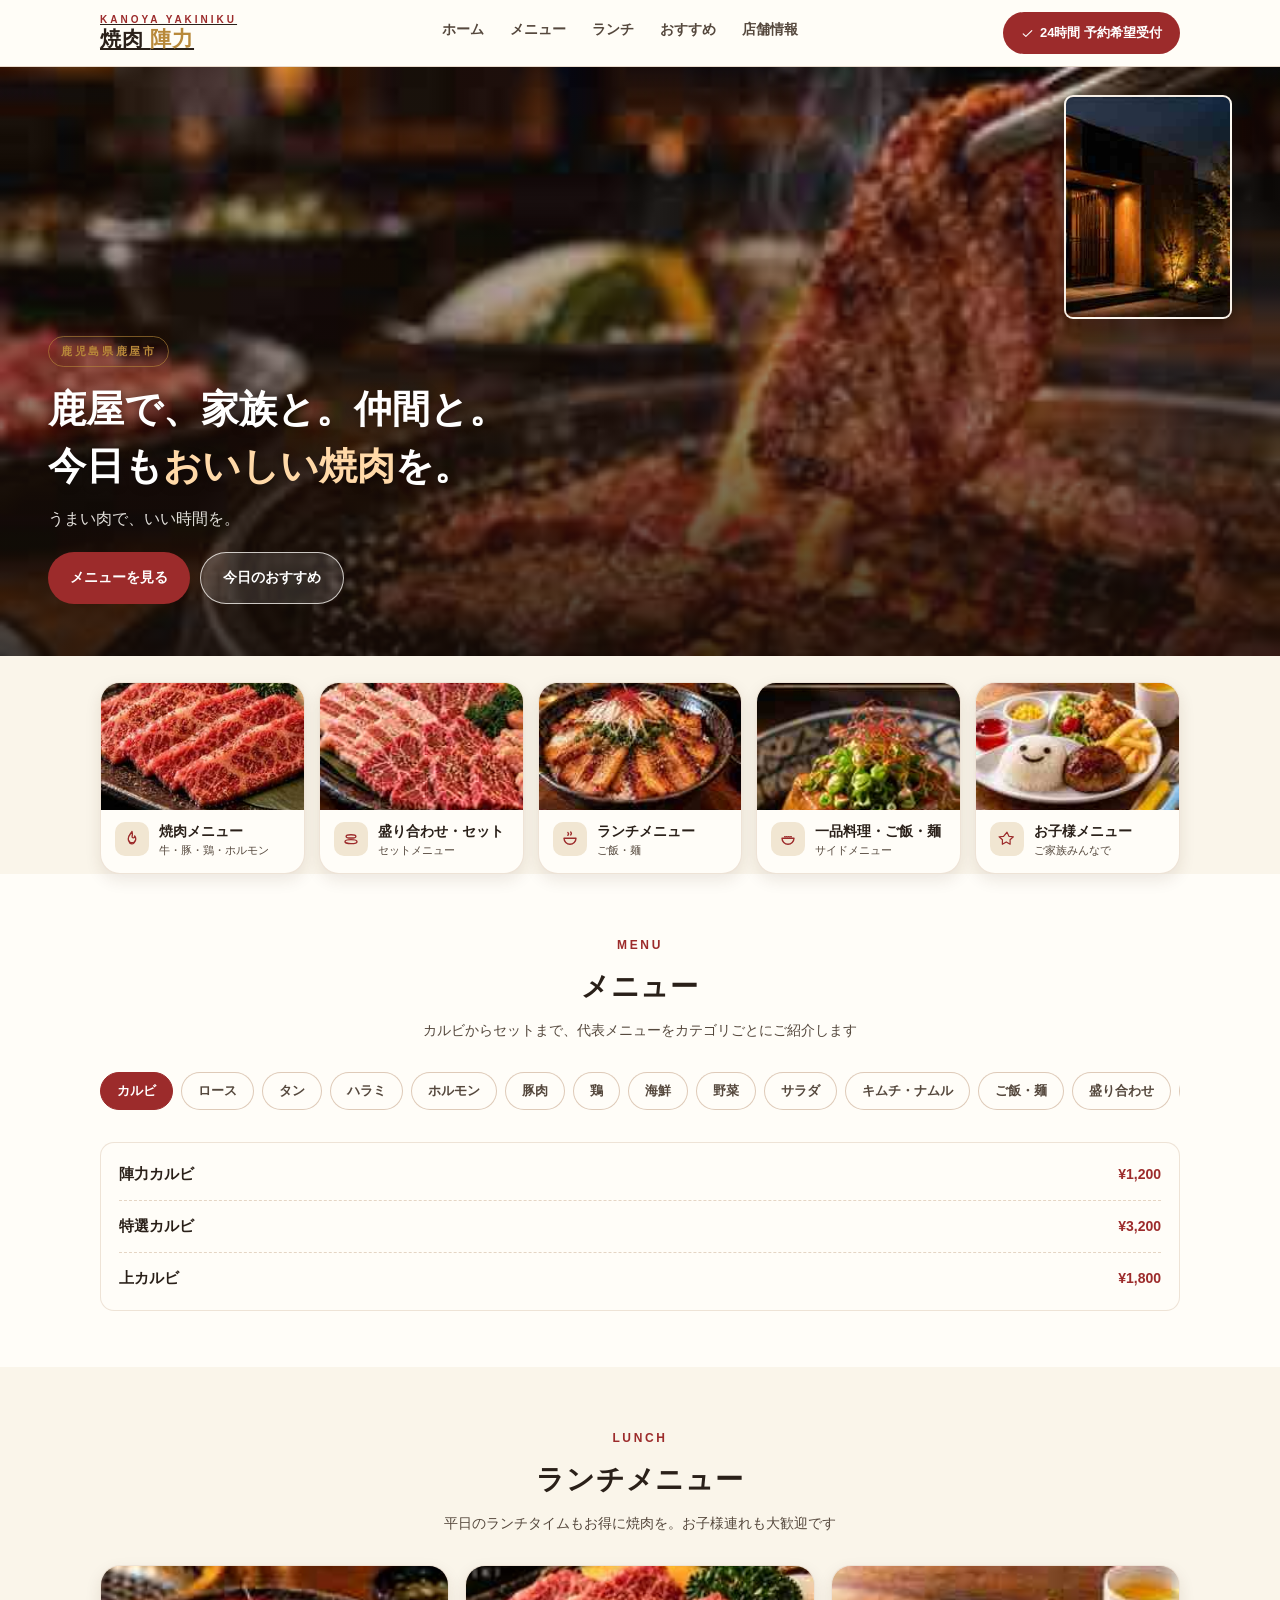
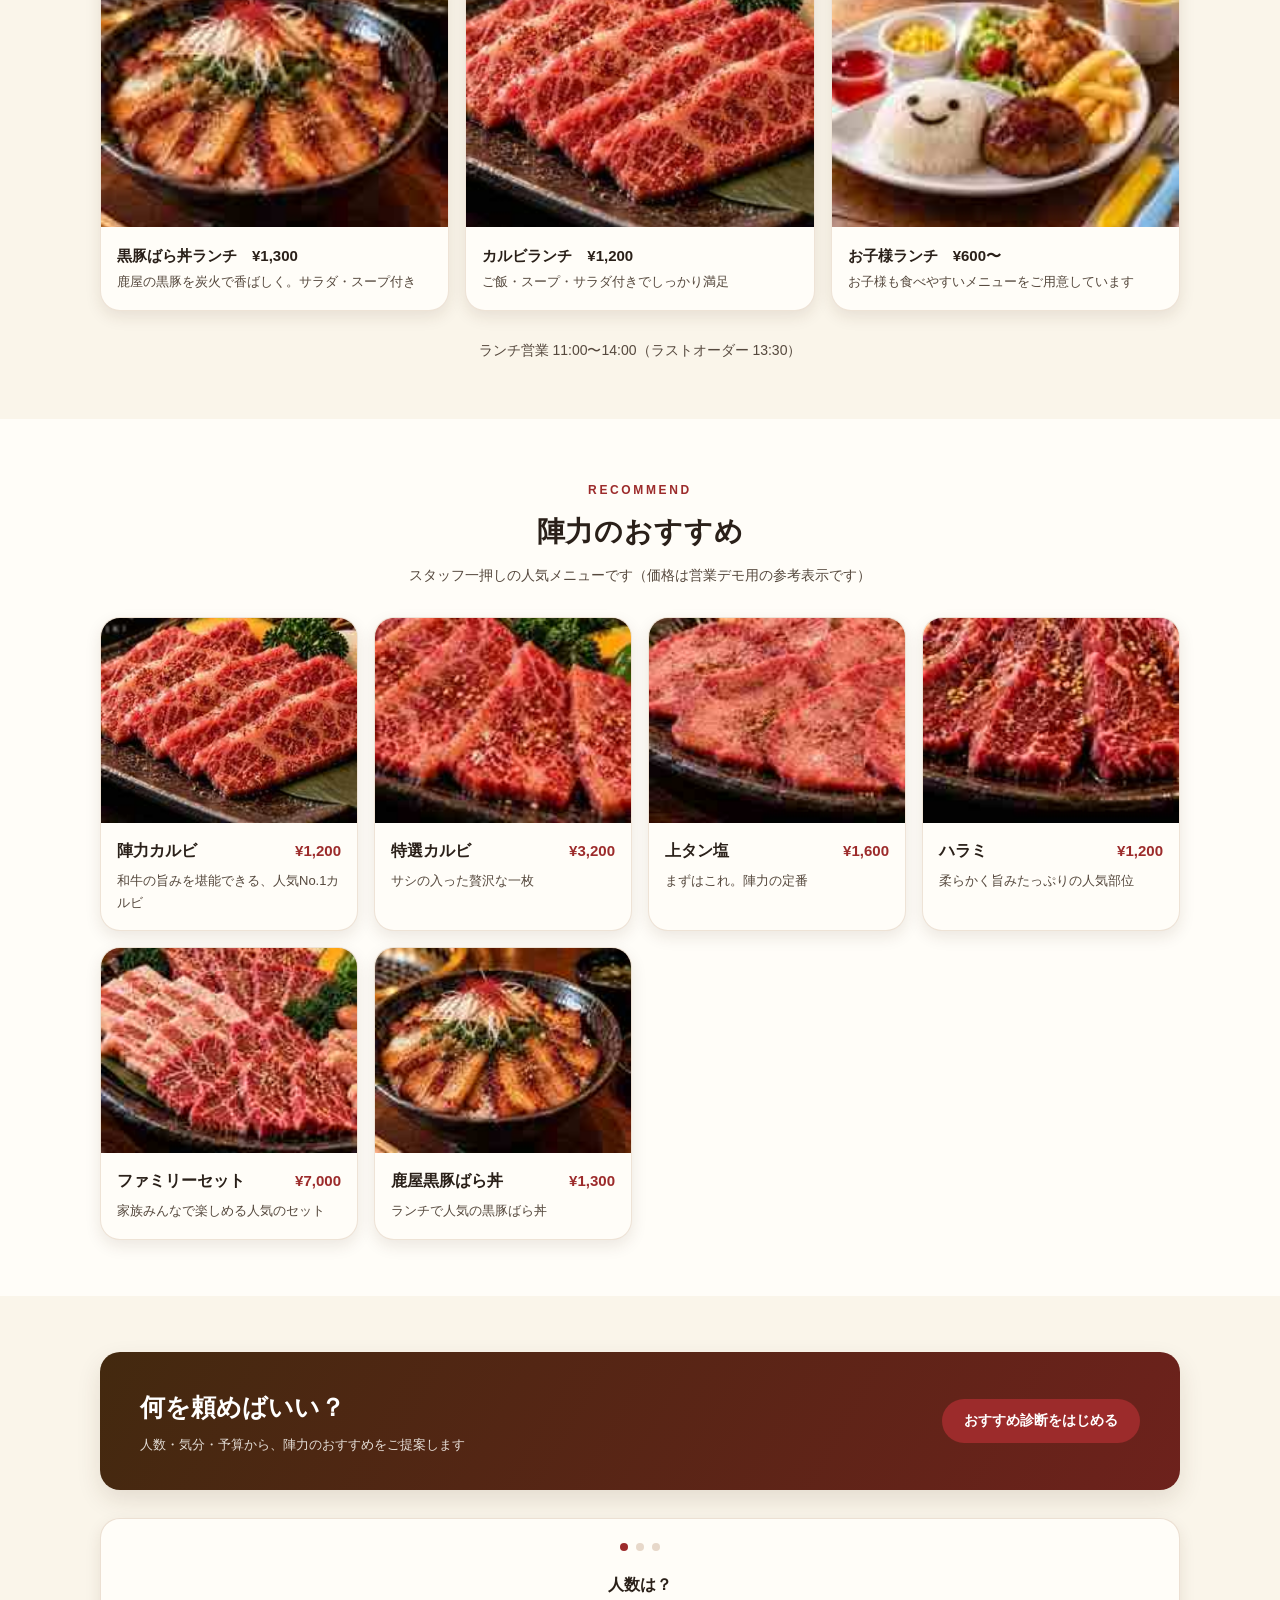
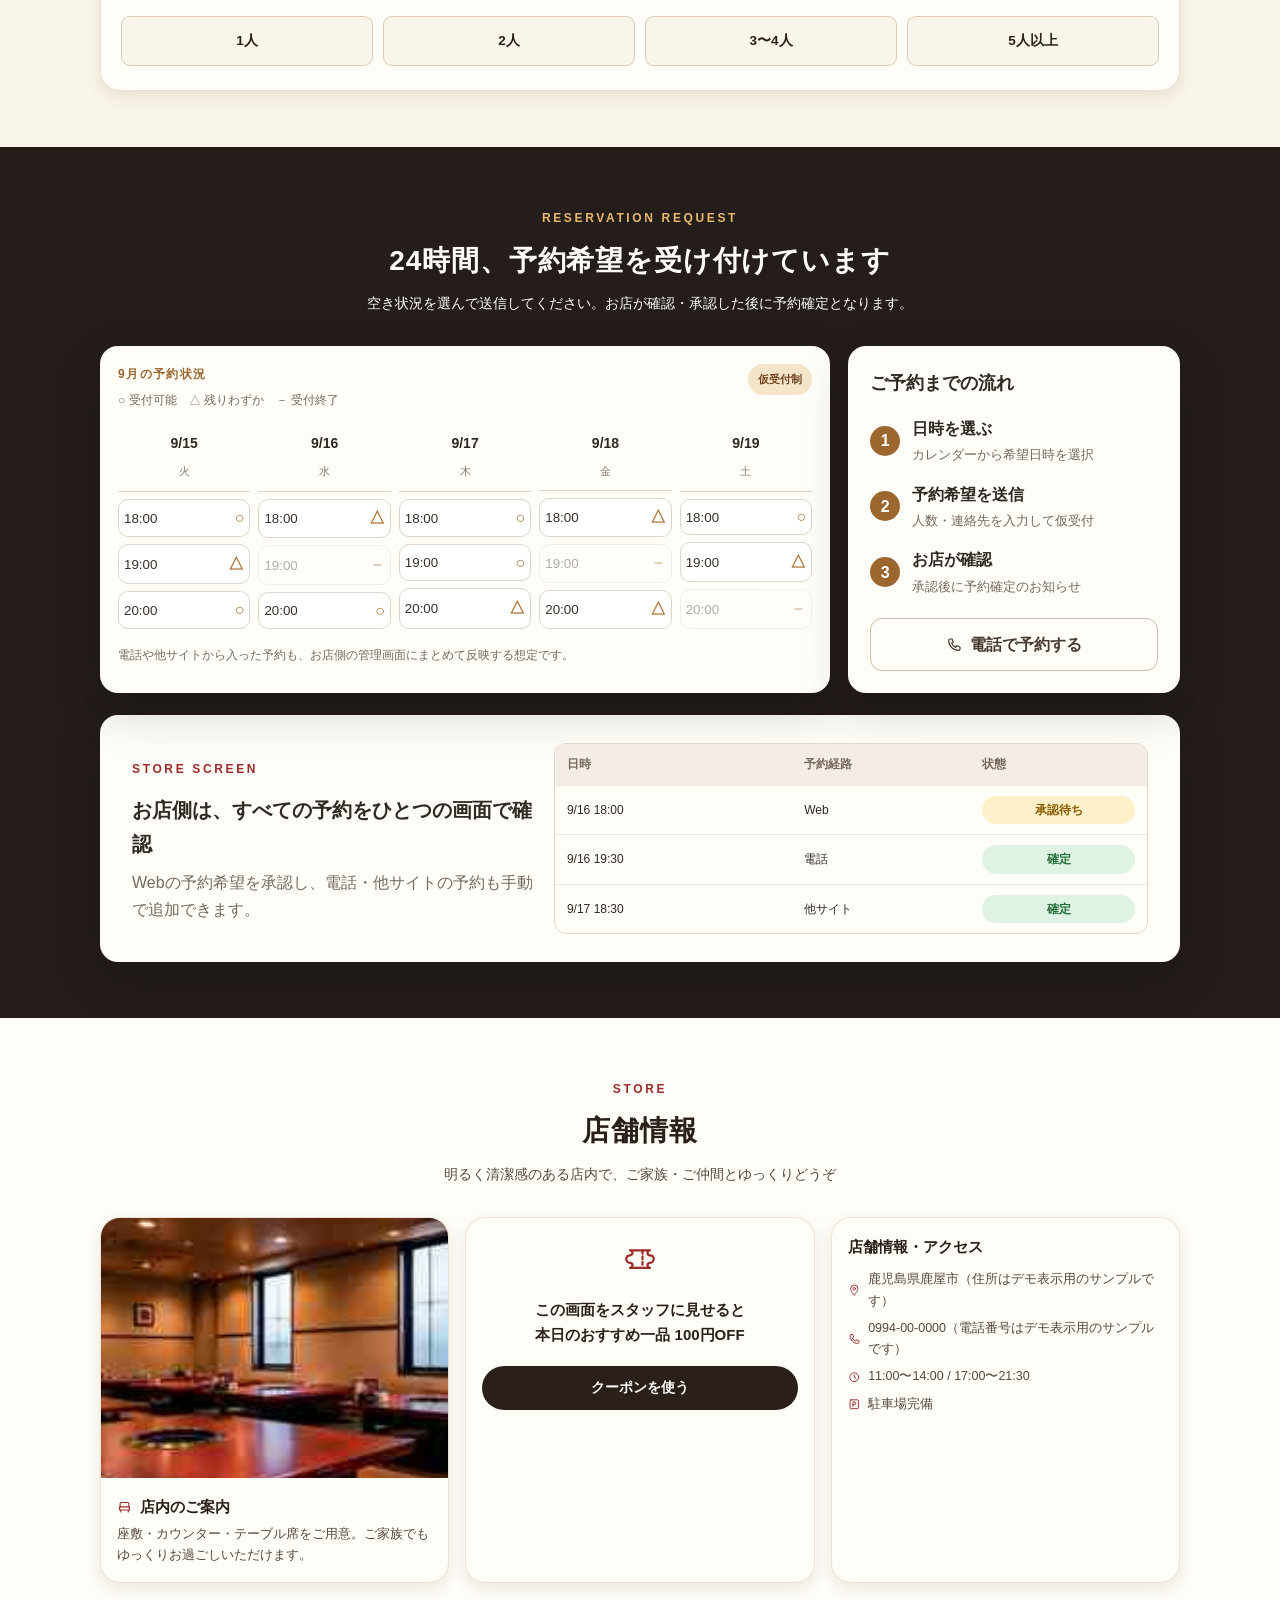
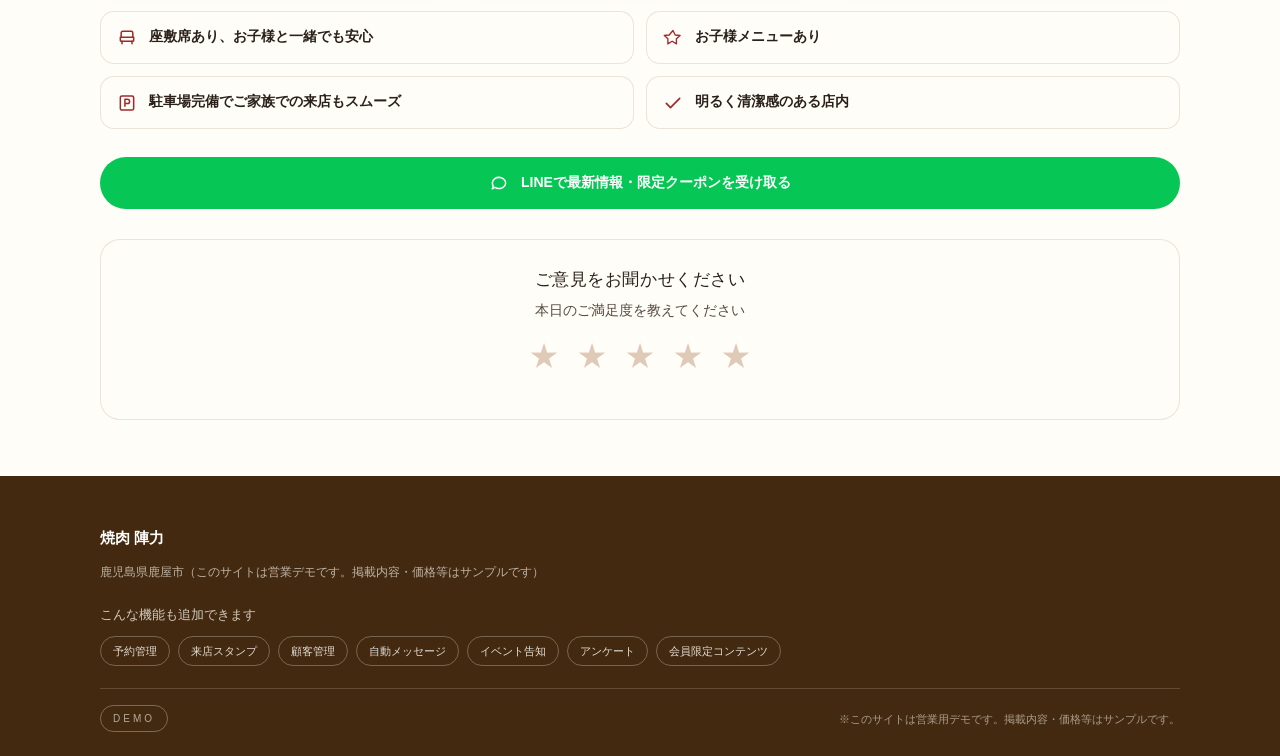
<file: index.html>
<!DOCTYPE html>
<html lang="ja">
<head>
<meta charset="UTF-8">
<meta name="viewport" content="width=device-width, initial-scale=1.0">
<title>焼肉 陣力 | 鹿児島県鹿屋市</title>
<link rel="stylesheet" href="style.css">
</head>
<body>

<!-- アイコン定義 (共通SVGスプライト) -->
<svg width="0" height="0" style="position:absolute" aria-hidden="true">
  <defs>
    <symbol id="icon-flame" viewBox="0 0 24 24" stroke="currentColor" stroke-width="1.8" stroke-linecap="round" stroke-linejoin="round" fill="none">
      <path d="M12 2c-1.5 3-5 5-5 10a5 5 0 0 0 10 0c0-1.8-.6-3-1.5-4 .2 1.6-.7 2.5-1.7 2.5-1.2 0-2-1-1.6-2.4C12.7 6 12.6 4 12 2z"/>
      <path d="M8.5 15a3.5 3.5 0 0 0 7 0"/>
    </symbol>
    <symbol id="icon-plates" viewBox="0 0 24 24" stroke="currentColor" stroke-width="1.8" stroke-linecap="round" stroke-linejoin="round" fill="none">
      <ellipse cx="12" cy="8.5" rx="6.5" ry="2.2"/>
      <ellipse cx="12" cy="15.5" rx="8" ry="2.6"/>
    </symbol>
    <symbol id="icon-bowl" viewBox="0 0 24 24" stroke="currentColor" stroke-width="1.8" stroke-linecap="round" stroke-linejoin="round" fill="none">
      <path d="M4 11h16a8 8 0 0 1-16 0z"/>
      <path d="M9.2 3.2c0 .9.9 1.1.9 2s-.9 1.1-.9 2"/>
      <path d="M13 2.7c0 .9.9 1.1.9 2s-.9 1.1-.9 2"/>
    </symbol>
    <symbol id="icon-noodle" viewBox="0 0 24 24" stroke="currentColor" stroke-width="1.8" stroke-linecap="round" stroke-linejoin="round" fill="none">
      <path d="M4 11h16a8 8 0 0 1-16 0z"/>
      <path d="M7.5 9c1 1 2-1 3 0s2-1 3 0 2-1 3 0"/>
    </symbol>
    <symbol id="icon-kids" viewBox="0 0 24 24" stroke="currentColor" stroke-width="1.6" stroke-linecap="round" stroke-linejoin="round" fill="none">
      <path d="M12 3l2.6 5.4 5.9.6-4.4 4 .1 6-5.2-3.1-5.2 3.1.1-6-4.4-4 5.9-.6z"/>
    </symbol>
    <symbol id="icon-pin" viewBox="0 0 24 24" stroke="currentColor" stroke-width="1.8" stroke-linecap="round" stroke-linejoin="round" fill="none">
      <path d="M12 21s7-7.5 7-12a7 7 0 1 0-14 0c0 4.5 7 12 7 12z"/>
      <circle cx="12" cy="9" r="2.4"/>
    </symbol>
    <symbol id="icon-clock" viewBox="0 0 24 24" stroke="currentColor" stroke-width="1.8" stroke-linecap="round" stroke-linejoin="round" fill="none">
      <circle cx="12" cy="12" r="8.5"/>
      <path d="M12 7.5V12l3.2 2"/>
    </symbol>
    <symbol id="icon-phone" viewBox="0 0 24 24" stroke="currentColor" stroke-width="1.8" stroke-linecap="round" stroke-linejoin="round" fill="none">
      <path d="M6 3h3l2 5-2.5 1.5a12 12 0 0 0 6 6L16 13l5 2v3a2 2 0 0 1-2 2C10.5 20 4 13.5 4 5a2 2 0 0 1 2-2z"/>
    </symbol>
    <symbol id="icon-ticket" viewBox="0 0 24 24" stroke="currentColor" stroke-width="1.8" stroke-linecap="round" stroke-linejoin="round" fill="none">
      <path d="M4 9a2 2 0 0 0 0-4h16a2 2 0 0 0 0 4 2 2 0 0 1 0 6 2 2 0 0 0 0 4H4a2 2 0 0 0 0-4 2 2 0 0 1 0-6z"/>
      <path d="M14 5.5v13" stroke-dasharray="2.2 2.2"/>
    </symbol>
    <symbol id="icon-check" viewBox="0 0 24 24" stroke="currentColor" stroke-width="2" stroke-linecap="round" stroke-linejoin="round" fill="none">
      <path d="M4 12.5l5 5L20 6.5"/>
    </symbol>
    <symbol id="icon-users" viewBox="0 0 24 24" stroke="currentColor" stroke-width="1.8" stroke-linecap="round" stroke-linejoin="round" fill="none">
      <circle cx="8.5" cy="8" r="3"/>
      <circle cx="16" cy="9.5" r="2.4"/>
      <path d="M3 20c0-3 2.5-5 5.5-5s5.5 2 5.5 5"/>
      <path d="M14.5 20c0-2.2 1.6-4 4-4.3"/>
    </symbol>
    <symbol id="icon-seat" viewBox="0 0 24 24" stroke="currentColor" stroke-width="1.8" stroke-linecap="round" stroke-linejoin="round" fill="none">
      <path d="M5 11V6a2 2 0 0 1 2-2h10a2 2 0 0 1 2 2v5"/>
      <path d="M4 11h16v4a1 1 0 0 1-1 1H5a1 1 0 0 1-1-1z"/>
      <path d="M6 16v3M18 16v3"/>
    </symbol>
    <symbol id="icon-parking" viewBox="0 0 24 24" stroke="currentColor" stroke-width="1.8" stroke-linecap="round" stroke-linejoin="round" fill="none">
      <rect x="4" y="3.5" width="16" height="17" rx="2"/>
      <path d="M9.5 16V7.5h3a2.6 2.6 0 0 1 0 5.2h-3"/>
    </symbol>
    <symbol id="icon-line" viewBox="0 0 24 24" stroke="currentColor" stroke-width="1.8" stroke-linecap="round" stroke-linejoin="round" fill="none">
      <path d="M4 12a8 6.7 0 1 1 3 5.2L4 19l1-3.4A6.6 6.6 0 0 1 4 12z"/>
    </symbol>
  </defs>
</svg>

<!-- ヘッダー -->
<header class="site-header">
  <div class="container">
    <a href="#home" class="brand">
      <span class="brand-sub">KANOYA YAKINIKU</span>
      <span class="brand-name">焼肉 <span>陣力</span></span>
    </a>
    <nav class="nav-desktop">
      <a href="#home">ホーム</a>
      <a href="#menu">メニュー</a>
      <a href="#lunch">ランチ</a>
      <a href="#recommend">おすすめ</a>
      <a href="#store">店舗情報</a>
    </nav>
    <a class="header-cta" href="#reservation">
      <svg class="icon" aria-hidden="true"><use href="#icon-check"></use></svg>
      24時間 予約希望受付
    </a>
    <button class="nav-toggle" id="nav-toggle" aria-label="メニューを開く">
      <svg viewBox="0 0 24 24" width="20" height="20" stroke="currentColor" stroke-width="2" stroke-linecap="round" fill="none"><path d="M4 6h16M4 12h16M4 18h16"/></svg>
    </button>
  </div>
  <nav class="nav-mobile" id="nav-mobile">
    <a href="#home">ホーム</a>
    <a href="#menu">メニュー</a>
    <a href="#lunch">ランチ</a>
    <a href="#recommend">おすすめ</a>
    <a href="#store">店舗情報</a>
    <a class="btn btn-primary header-cta" href="#reservation">
      <svg class="icon" aria-hidden="true"><use href="#icon-check"></use></svg>
      24時間 予約希望受付
    </a>
  </nav>
</header>

<main>

  <!-- ================= ホーム / ヒーロー ================= -->
  <section id="home">
    <div class="hero">
      <div class="photo" data-caption="炭火で焼き上げる陣力の焼肉">
        <img src="assets/images/hero-yakiniku.jpg" alt="網の上で焼く陣力の焼肉" onerror="this.remove()">
      </div>
      <div class="hero-scrim"></div>
      <div class="hero-inset photo" data-caption="陣力の木製看板・店舗入口">
        <img src="assets/images/jinriki-sign.jpg" alt="陣力の木製看板・店舗入口" onerror="this.remove()">
      </div>
      <div class="hero-content">
        <span class="hero-badge">鹿児島県鹿屋市</span>
        <h1 class="hero-title">鹿屋で、家族と。仲間と。<br>今日も<em>おいしい焼肉</em>を。</h1>
        <p class="hero-sub">うまい肉で、いい時間を。</p>
        <div class="hero-actions">
          <a href="#menu" class="btn btn-primary">メニューを見る</a>
          <a href="#recommend" class="btn btn-outline">今日のおすすめ</a>
        </div>
      </div>
    </div>

    <div class="container" style="padding-top:26px;">
      <div class="category-grid" id="category-grid"></div>
    </div>
  </section>

  <!-- ================= メニュー詳細 ================= -->
  <section id="menu" class="section section-paper">
    <div class="container">
      <div class="section-head">
        <span class="section-eyebrow">MENU</span>
        <h2 class="section-title">メニュー</h2>
        <p class="section-lead">カルビからセットまで、代表メニューをカテゴリごとにご紹介します</p>
      </div>
      <div class="tab-bar" id="tab-bar"></div>
      <div id="tab-panels"></div>
    </div>
  </section>

  <!-- ================= ランチ ================= -->
  <section id="lunch" class="section section-cream">
    <div class="container">
      <div class="section-head">
        <span class="section-eyebrow">LUNCH</span>
        <h2 class="section-title">ランチメニュー</h2>
        <p class="section-lead">平日のランチタイムもお得に焼肉を。お子様連れも大歓迎です</p>
      </div>
      <div class="info-card-grid">
        <div class="info-card">
          <div class="photo photo--wide" data-caption="鹿屋黒豚ばら丼ランチ">
            <img src="assets/images/bara-don.jpg" alt="鹿屋黒豚ばら丼ランチ" onerror="this.remove()">
          </div>
          <div class="info-card-body">
            <p class="info-card-title">黒豚ばら丼ランチ　¥1,300</p>
            <p class="info-card-desc">鹿屋の黒豚を炭火で香ばしく。サラダ・スープ付き</p>
          </div>
        </div>
        <div class="info-card">
          <div class="photo photo--wide" data-caption="カルビランチ">
            <img src="assets/images/karubi.jpg" alt="カルビランチ" onerror="this.remove()">
          </div>
          <div class="info-card-body">
            <p class="info-card-title">カルビランチ　¥1,200</p>
            <p class="info-card-desc">ご飯・スープ・サラダ付きでしっかり満足</p>
          </div>
        </div>
        <div class="info-card">
          <div class="photo photo--wide" data-caption="お子様ランチ">
            <img src="assets/images/kids-menu.jpg" alt="お子様ランチ" onerror="this.remove()">
          </div>
          <div class="info-card-body">
            <p class="info-card-title">お子様ランチ　¥600〜</p>
            <p class="info-card-desc">お子様も食べやすいメニューをご用意しています</p>
          </div>
        </div>
      </div>
      <p class="section-lead" style="text-align:center; margin-top:6px;">
        ランチ営業 11:00〜14:00（ラストオーダー 13:30）
      </p>
    </div>
  </section>

  <!-- ================= おすすめ ================= -->
  <section id="recommend" class="section section-paper">
    <div class="container">
      <div class="section-head">
        <span class="section-eyebrow">RECOMMEND</span>
        <h2 class="section-title">陣力のおすすめ</h2>
        <p class="section-lead">スタッフ一押しの人気メニューです（価格は営業デモ用の参考表示です）</p>
      </div>
      <div class="dish-grid" id="recommend-grid"></div>
    </div>
  </section>

  <!-- ================= 何を頼めばいい？ 診断 ================= -->
  <section id="diagnosis" class="section section-cream">
    <div class="container">
      <div class="diagnosis-banner">
        <div>
          <p class="diagnosis-banner-title">何を頼めばいい？</p>
          <p class="diagnosis-banner-sub">人数・気分・予算から、陣力のおすすめをご提案します</p>
        </div>
        <button class="btn btn-primary" id="diag-start-btn">おすすめ診断をはじめる</button>
      </div>

      <div class="diagnosis-widget" id="diagnosis-widget">
        <div class="progress-dots" id="diag-progress">
          <span class="dot active"></span>
          <span class="dot"></span>
          <span class="dot"></span>
        </div>
        <div id="diag-question"></div>
        <div id="diag-result" hidden class="diag-result"></div>
      </div>
    </div>
  </section>

  <!-- ================= 予約希望受付 ================= -->
  <section id="reservation" class="section section-reservation">
    <div class="container reservation-wrap">
      <div class="section-head reservation-head">
        <span class="section-eyebrow">RESERVATION REQUEST</span>
        <h2 class="section-title">24時間、予約希望を受け付けています</h2>
        <p class="section-lead">空き状況を選んで送信してください。お店が確認・承認した後に予約確定となります。</p>
      </div>

      <div class="reservation-layout">
        <div class="booking-panel">
          <div class="booking-panel-top">
            <div>
              <p class="booking-kicker">9月の予約状況</p>
              <p class="booking-note">○ 受付可能　△ 残りわずか　－ 受付終了</p>
            </div>
            <span class="request-badge">仮受付制</span>
          </div>
          <div class="booking-calendar" id="booking-calendar"></div>
          <p class="booking-help">電話や他サイトから入った予約も、お店側の管理画面にまとめて反映する想定です。</p>
        </div>

        <div class="booking-explain">
          <p class="booking-explain-title">ご予約までの流れ</p>
          <ol class="booking-steps">
            <li><span>1</span><div><strong>日時を選ぶ</strong><small>カレンダーから希望日時を選択</small></div></li>
            <li><span>2</span><div><strong>予約希望を送信</strong><small>人数・連絡先を入力して仮受付</small></div></li>
            <li><span>3</span><div><strong>お店が確認</strong><small>承認後に予約確定のお知らせ</small></div></li>
          </ol>
          <a href="tel:0994000000" class="phone-link"><svg class="icon" aria-hidden="true"><use href="#icon-phone"></use></svg>電話で予約する</a>
        </div>
      </div>

      <div class="admin-demo">
        <div class="admin-demo-copy">
          <span class="section-eyebrow">STORE SCREEN</span>
          <h3>お店側は、すべての予約をひとつの画面で確認</h3>
          <p>Webの予約希望を承認し、電話・他サイトの予約も手動で追加できます。</p>
        </div>
        <div class="admin-board">
          <div class="admin-row admin-row-head"><span>日時</span><span>予約経路</span><span>状態</span></div>
          <div class="admin-row"><span>9/16 18:00</span><span>Web</span><span class="status status-wait">承認待ち</span></div>
          <div class="admin-row"><span>9/16 19:30</span><span>電話</span><span class="status status-ok">確定</span></div>
          <div class="admin-row"><span>9/17 18:30</span><span>他サイト</span><span class="status status-ok">確定</span></div>
        </div>
      </div>
    </div>
  </section>

  <!-- ================= 店舗情報 ================= -->
  <section id="store" class="section section-paper">
    <div class="container">
      <div class="section-head">
        <span class="section-eyebrow">STORE</span>
        <h2 class="section-title">店舗情報</h2>
        <p class="section-lead">明るく清潔感のある店内で、ご家族・ご仲間とゆっくりどうぞ</p>
      </div>

      <div class="info-card-grid">
        <div class="info-card">
          <div class="photo photo--wide" data-caption="陣力の明るい店内（座敷・カウンター）">
            <img src="assets/images/interior.jpg" alt="陣力の明るい店内" onerror="this.remove()">
          </div>
          <div class="info-card-body">
            <p class="info-card-title"><svg class="icon" aria-hidden="true"><use href="#icon-seat"></use></svg>店内のご案内</p>
            <p class="info-card-desc">座敷・カウンター・テーブル席をご用意。ご家族でもゆっくりお過ごしいただけます。</p>
          </div>
        </div>

        <div class="info-card">
          <div class="coupon-card" id="coupon-card" style="border:none; border-radius:0; background:transparent; padding:20px 16px 4px;">
            <div class="coupon-icon"><svg class="icon" aria-hidden="true"><use href="#icon-ticket"></use></svg></div>
            <p class="coupon-text" id="coupon-text"></p>
            <button class="btn btn-dark btn-block" id="coupon-get-btn">クーポンを使う</button>
          </div>
          <div class="coupon-done" id="coupon-done" hidden>
            <p class="coupon-done-text">クーポンを獲得しました！</p>
            <p class="coupon-done-sub">この画面をスタッフにご提示ください</p>
          </div>
        </div>

        <div class="info-card">
          <div class="info-card-body">
            <p class="info-card-title">店舗情報・アクセス</p>
            <ul class="info-list">
              <li><svg class="icon" aria-hidden="true"><use href="#icon-pin"></use></svg>鹿児島県鹿屋市（住所はデモ表示用のサンプルです）</li>
              <li><svg class="icon" aria-hidden="true"><use href="#icon-phone"></use></svg>0994-00-0000（電話番号はデモ表示用のサンプルです）</li>
              <li><svg class="icon" aria-hidden="true"><use href="#icon-clock"></use></svg>11:00〜14:00 / 17:00〜21:30</li>
              <li><svg class="icon" aria-hidden="true"><use href="#icon-parking"></use></svg>駐車場完備</li>
            </ul>
          </div>
        </div>
      </div>

      <div id="family-appeal" class="family-strip">
        <div class="family-point">
          <svg class="icon" aria-hidden="true"><use href="#icon-seat"></use></svg>
          <span class="family-point-text">座敷席あり、お子様と一緒でも安心</span>
        </div>
        <div class="family-point">
          <svg class="icon" aria-hidden="true"><use href="#icon-kids"></use></svg>
          <span class="family-point-text">お子様メニューあり</span>
        </div>
        <div class="family-point">
          <svg class="icon" aria-hidden="true"><use href="#icon-parking"></use></svg>
          <span class="family-point-text">駐車場完備でご家族での来店もスムーズ</span>
        </div>
        <div class="family-point">
          <svg class="icon" aria-hidden="true"><use href="#icon-check"></use></svg>
          <span class="family-point-text">明るく清潔感のある店内</span>
        </div>
      </div>

      <a class="line-bar" href="#" onclick="return false;">
        <svg class="icon" aria-hidden="true"><use href="#icon-line"></use></svg>
        LINEで最新情報・限定クーポンを受け取る
      </a>

      <div class="review-block">
        <p class="section-title" style="font-size:17px; margin-bottom:4px;">ご意見をお聞かせください</p>
        <p class="section-lead">本日のご満足度を教えてください</p>
        <div class="star-select" id="star-select">
          <button class="star-btn" data-value="1">★</button>
          <button class="star-btn" data-value="2">★</button>
          <button class="star-btn" data-value="3">★</button>
          <button class="star-btn" data-value="4">★</button>
          <button class="star-btn" data-value="5">★</button>
        </div>
        <div class="review-result" id="review-result" hidden>
          <p class="review-message">
            貴重なご意見をありがとうございます。いただいたお声は、より良いお店づくりに活かしてまいります。
          </p>
        </div>
      </div>
    </div>
  </section>

</main>

<div class="booking-modal" id="booking-modal" hidden>
  <div class="booking-modal-card" role="dialog" aria-modal="true" aria-labelledby="booking-modal-title">
    <button class="booking-close" id="booking-close" aria-label="閉じる">×</button>
    <p class="booking-kicker">予約希望</p>
    <h2 id="booking-modal-title">希望内容を入力</h2>
    <p class="selected-slot" id="selected-slot"></p>
    <form id="booking-form">
      <label>お名前<input required name="name" placeholder="例）前川 輝人"></label>
      <label>人数<select required name="people"><option value="">選択してください</option><option>1名</option><option>2名</option><option>3名</option><option>4名</option><option>5名以上</option></select></label>
      <label>電話番号<input required name="phone" inputmode="tel" placeholder="090-0000-0000"></label>
      <label>ご要望（任意）<textarea name="note" rows="3" placeholder="お子様連れ、コース希望など"></textarea></label>
      <p class="form-caution">この時点では予約確定ではありません。お店の承認後に確定します。</p>
      <button class="btn btn-primary btn-block" type="submit">予約希望を送信する</button>
    </form>
    <div class="booking-sent" id="booking-sent" hidden>
      <div class="sent-check">✓</div>
      <h3>予約希望を受け付けました</h3>
      <p>お店が内容を確認後、予約確定のお知らせをお送りします。</p>
      <button class="btn btn-dark btn-block" id="booking-done">閉じる</button>
    </div>
  </div>
</div>

<!-- ================= フッター ================= -->
<footer class="footer">
  <div class="container">
    <p class="footer-brand">焼肉 陣力</p>
    <p class="footer-address">鹿児島県鹿屋市（このサイトは営業デモです。掲載内容・価格等はサンプルです）</p>

    <p class="custom-title">こんな機能も追加できます</p>
    <div class="chip-list">
      <span class="chip">予約管理</span>
      <span class="chip">来店スタンプ</span>
      <span class="chip">顧客管理</span>
      <span class="chip">自動メッセージ</span>
      <span class="chip">イベント告知</span>
      <span class="chip">アンケート</span>
      <span class="chip">会員限定コンテンツ</span>
    </div>

    <div class="footer-bottom">
      <span class="demo-badge">DEMO</span>
      <span class="footer-disclaimer">※このサイトは営業用デモです。掲載内容・価格等はサンプルです。</span>
    </div>
  </div>
</footer>

<script src="script.js"></script>
</body>
</html>
</file>
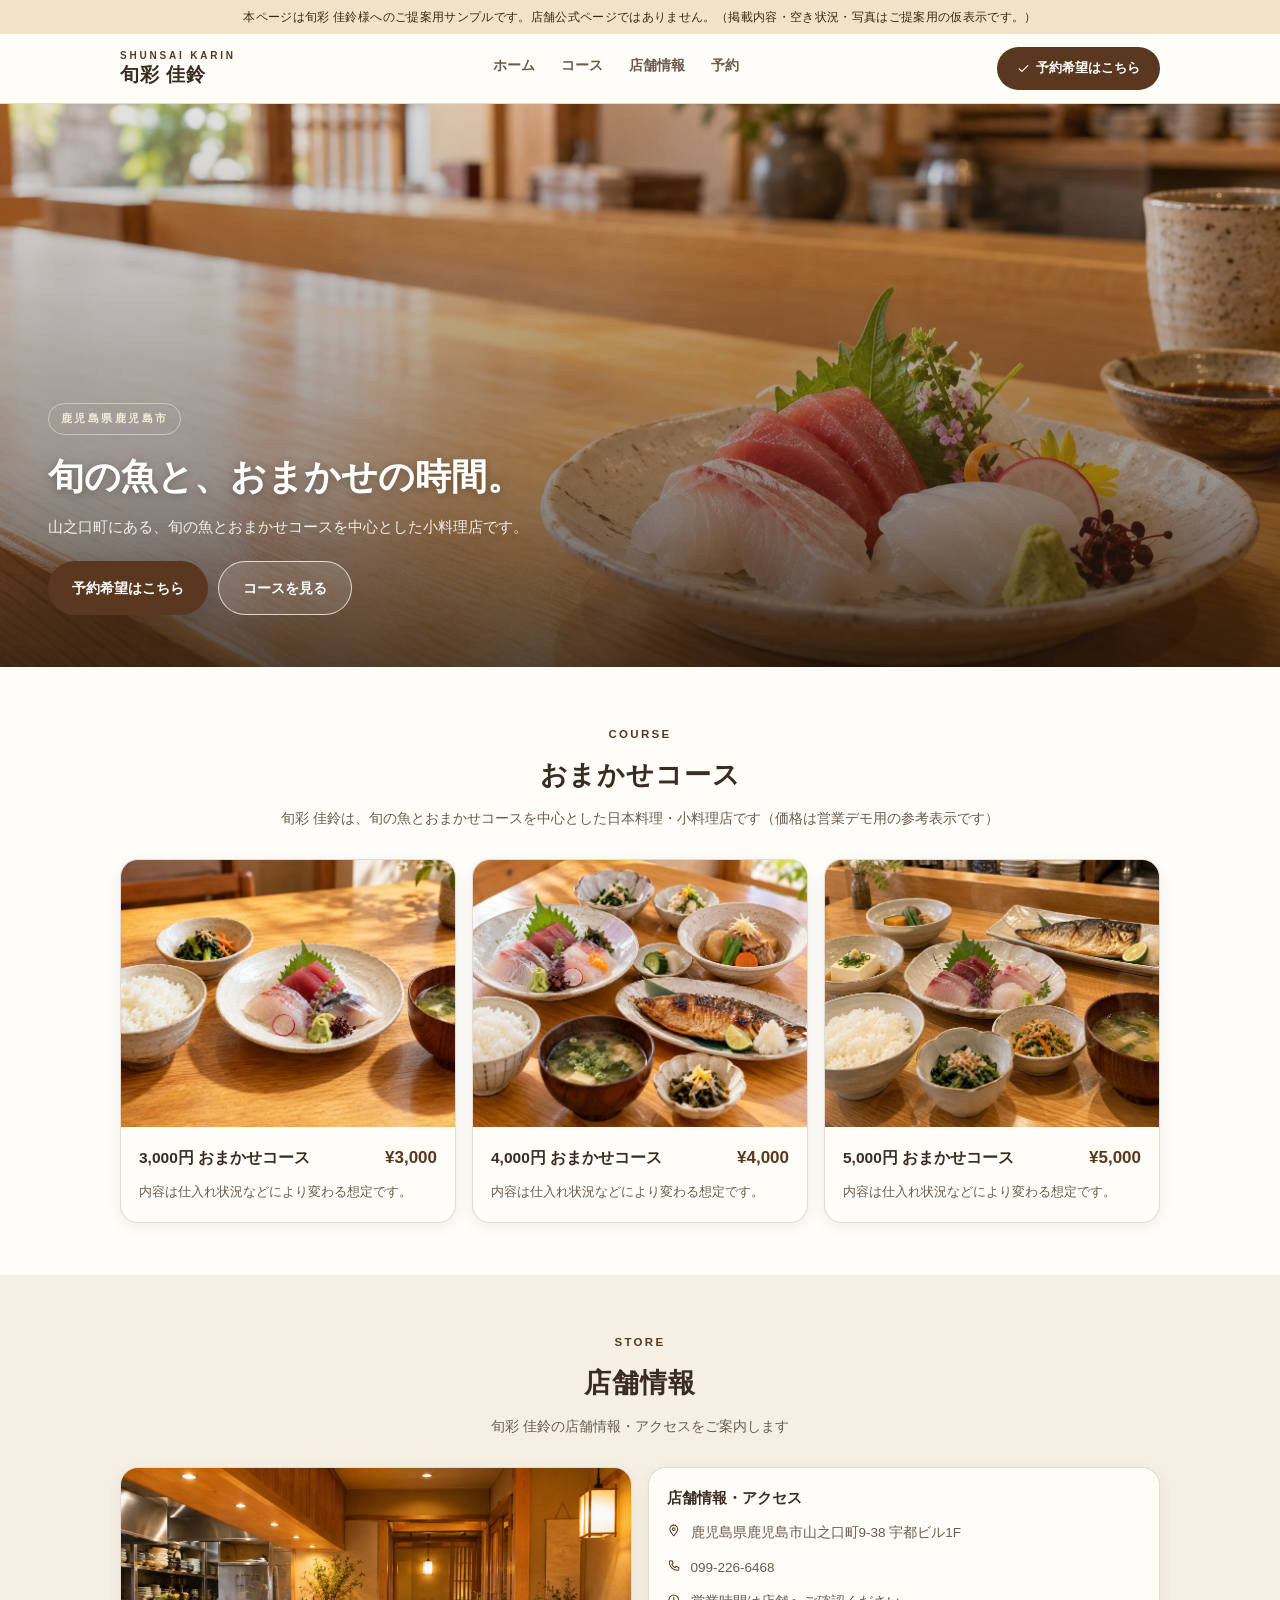
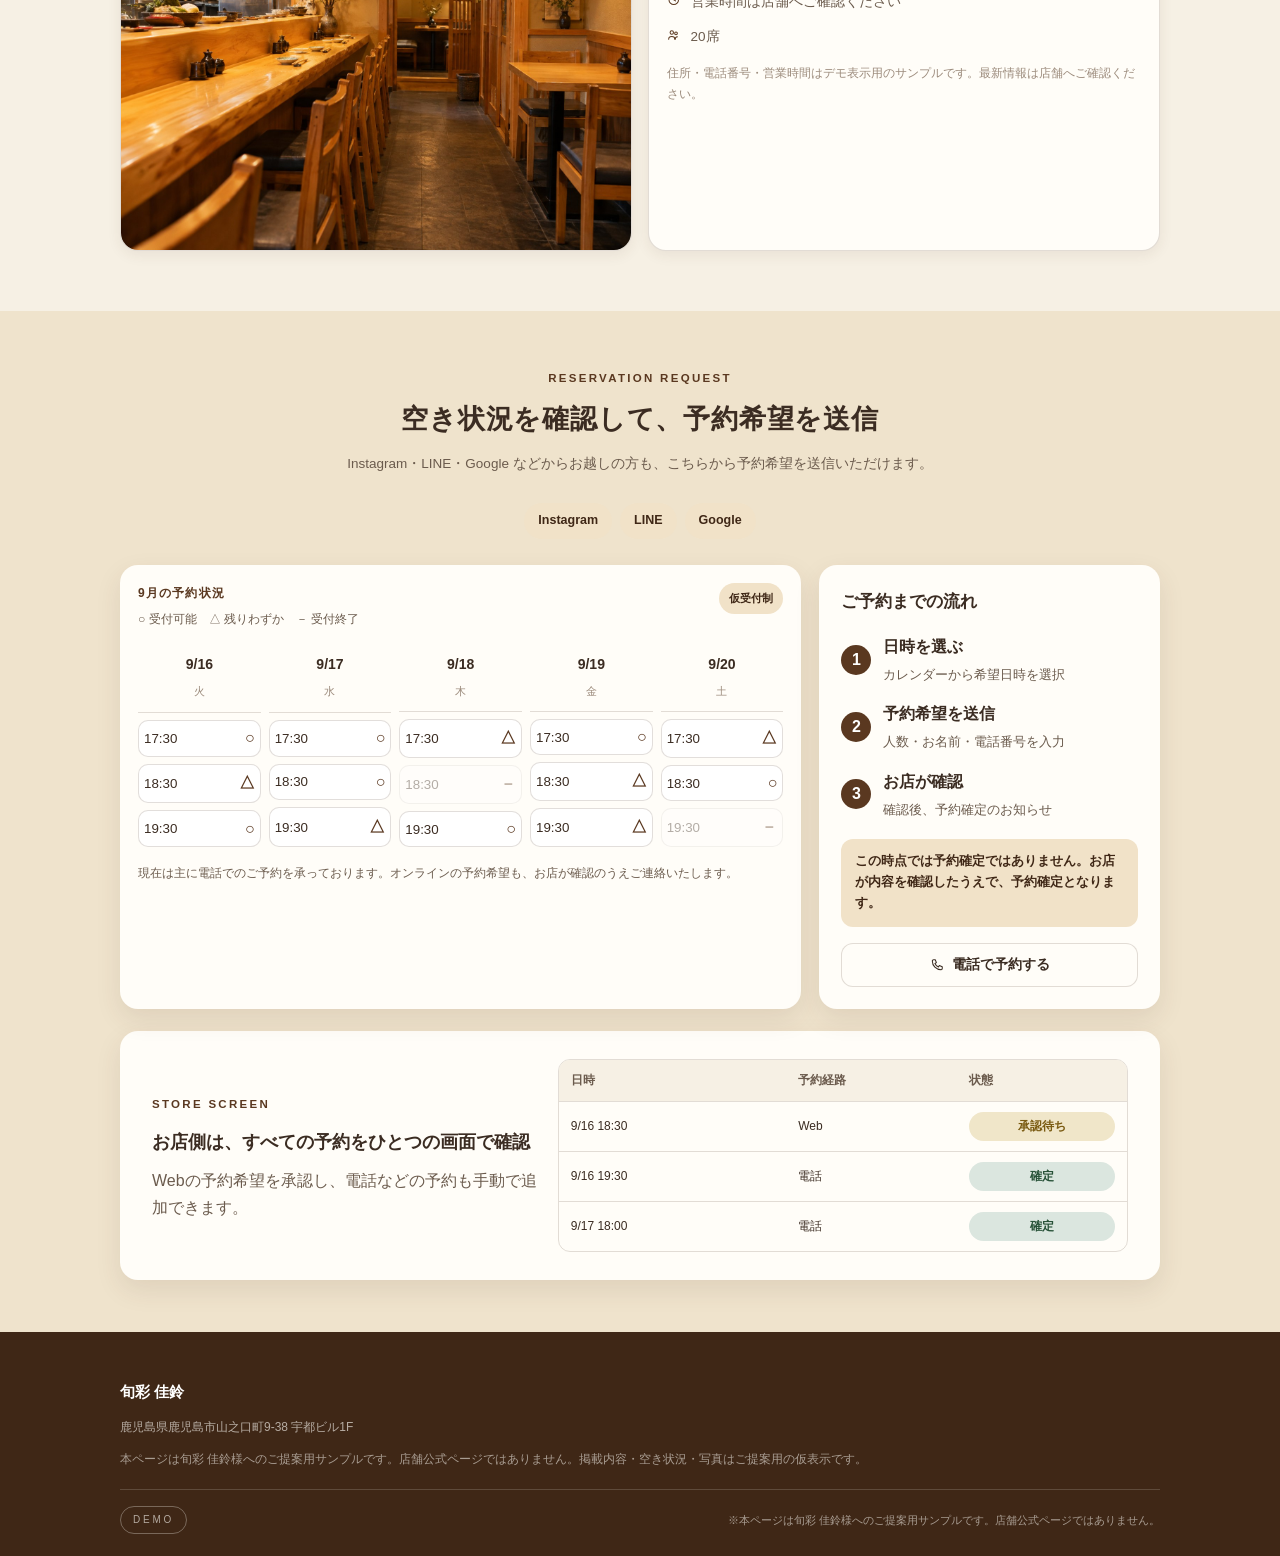
<file: stores/karin/index.html>
<!DOCTYPE html>
<html lang="ja">
<head>
<meta charset="UTF-8">
<meta name="viewport" content="width=device-width, initial-scale=1.0">
<title>旬彩 佳鈴 | 鹿児島県鹿児島市</title>
<link rel="stylesheet" href="../shared/style.css">
</head>
<body>

<!-- アイコン定義 (共通SVGスプライト) -->
<svg width="0" height="0" style="position:absolute" aria-hidden="true">
  <defs>
    <symbol id="icon-pin" viewBox="0 0 24 24" stroke="currentColor" stroke-width="1.8" stroke-linecap="round" stroke-linejoin="round" fill="none">
      <path d="M12 21s7-7.5 7-12a7 7 0 1 0-14 0c0 4.5 7 12 7 12z"/>
      <circle cx="12" cy="9" r="2.4"/>
    </symbol>
    <symbol id="icon-clock" viewBox="0 0 24 24" stroke="currentColor" stroke-width="1.8" stroke-linecap="round" stroke-linejoin="round" fill="none">
      <circle cx="12" cy="12" r="8.5"/>
      <path d="M12 7.5V12l3.2 2"/>
    </symbol>
    <symbol id="icon-phone" viewBox="0 0 24 24" stroke="currentColor" stroke-width="1.8" stroke-linecap="round" stroke-linejoin="round" fill="none">
      <path d="M6 3h3l2 5-2.5 1.5a12 12 0 0 0 6 6L16 13l5 2v3a2 2 0 0 1-2 2C10.5 20 4 13.5 4 5a2 2 0 0 1 2-2z"/>
    </symbol>
    <symbol id="icon-seat" viewBox="0 0 24 24" stroke="currentColor" stroke-width="1.8" stroke-linecap="round" stroke-linejoin="round" fill="none">
      <circle cx="8.5" cy="8" r="3"/>
      <circle cx="16" cy="9.5" r="2.4"/>
      <path d="M3 20c0-3 2.5-5 5.5-5s5.5 2 5.5 5"/>
      <path d="M14.5 20c0-2.2 1.6-4 4-4.3"/>
    </symbol>
    <symbol id="icon-check" viewBox="0 0 24 24" stroke="currentColor" stroke-width="2" stroke-linecap="round" stroke-linejoin="round" fill="none">
      <path d="M4 12.5l5 5L20 6.5"/>
    </symbol>
  </defs>
</svg>

<!-- ================= ご提案用サンプル 表示バナー ================= -->
<div class="demo-banner">本ページは旬彩 佳鈴様へのご提案用サンプルです。店舗公式ページではありません。（掲載内容・空き状況・写真はご提案用の仮表示です。）</div>

<!-- ヘッダー -->
<header class="site-header">
  <div class="container">
    <a href="#home" class="brand">
      <span class="brand-en">SHUNSAI KARIN</span>
      <span class="brand-name">旬彩 佳鈴</span>
    </a>
    <nav class="nav-desktop">
      <a href="#home">ホーム</a>
      <a href="#course">コース</a>
      <a href="#store">店舗情報</a>
      <a href="#reservation">予約</a>
    </nav>
    <a class="header-cta" href="#reservation">
      <svg class="icon" aria-hidden="true"><use href="#icon-check"></use></svg>
      予約希望はこちら
    </a>
    <button class="nav-toggle" id="nav-toggle" aria-label="メニューを開く">
      <svg viewBox="0 0 24 24" width="20" height="20" stroke="currentColor" stroke-width="2" stroke-linecap="round" fill="none"><path d="M4 6h16M4 12h16M4 18h16"/></svg>
    </button>
  </div>
  <nav class="nav-mobile" id="nav-mobile">
    <a href="#home">ホーム</a>
    <a href="#course">コース</a>
    <a href="#store">店舗情報</a>
    <a href="#reservation">予約</a>
    <a class="btn btn-primary header-cta" href="#reservation">
      <svg class="icon" aria-hidden="true"><use href="#icon-check"></use></svg>
      予約希望はこちら
    </a>
  </nav>
</header>

<main>

  <!-- ================= ホーム / ヒーロー ================= -->
  <section id="home">
    <div class="hero">
      <div class="photo" data-caption="旬彩 佳鈴 店内・料理イメージ">
        <span class="photo-badge">仮画像</span>
        <img src="assets/images/hero.jpg" alt="旬彩 佳鈴 店内・料理イメージ" onerror="this.remove()">
      </div>
      <div class="hero-scrim"></div>
      <div class="hero-content">
        <span class="hero-badge">鹿児島県鹿児島市</span>
        <h1 class="hero-title">旬の魚と、おまかせの時間。</h1>
        <p class="hero-lead">山之口町にある、旬の魚とおまかせコースを中心とした小料理店です。</p>
        <div class="hero-actions">
          <a href="#reservation" class="btn btn-primary">予約希望はこちら</a>
          <a href="#course" class="btn btn-outline">コースを見る</a>
        </div>
      </div>
    </div>
  </section>

  <!-- ================= コース紹介 ================= -->
  <section id="course" class="section">
    <div class="container">
      <div class="section-head">
        <span class="section-eyebrow">COURSE</span>
        <h2 class="section-title">おまかせコース</h2>
        <p class="section-lead">旬彩 佳鈴は、旬の魚とおまかせコースを中心とした日本料理・小料理店です（価格は営業デモ用の参考表示です）</p>
      </div>
      <div class="course-grid" id="course-grid"></div>
    </div>
  </section>

  <!-- ================= 店舗情報 ================= -->
  <section id="store" class="section section-soft">
    <div class="container">
      <div class="section-head">
        <span class="section-eyebrow">STORE</span>
        <h2 class="section-title">店舗情報</h2>
        <p class="section-lead">旬彩 佳鈴の店舗情報・アクセスをご案内します</p>
      </div>

      <div class="info-grid">
        <div class="info-card">
          <div id="store-photo"></div>
        </div>

        <div class="info-card">
          <div class="info-card-body">
            <p class="info-card-title">店舗情報・アクセス</p>
            <ul class="info-list" id="store-info-list"></ul>
            <p class="info-note">住所・電話番号・営業時間はデモ表示用のサンプルです。最新情報は店舗へご確認ください。</p>
          </div>
        </div>
      </div>
    </div>
  </section>

  <!-- ================= 予約希望受付 ================= -->
  <section id="reservation" class="section section-reservation">
    <div class="container reservation-wrap">
      <div class="section-head reservation-head">
        <span class="section-eyebrow">RESERVATION REQUEST</span>
        <h2 class="section-title">空き状況を確認して、予約希望を送信</h2>
        <p class="section-lead">Instagram・LINE・Google などからお越しの方も、こちらから予約希望を送信いただけます。</p>
      </div>

      <div class="channel-strip" id="channel-strip"></div>

      <div class="reservation-layout">
        <div class="booking-panel">
          <div class="booking-panel-top">
            <div>
              <p class="booking-kicker">9月の予約状況</p>
              <p class="booking-note">○ 受付可能　△ 残りわずか　－ 受付終了</p>
            </div>
            <span class="request-badge">仮受付制</span>
          </div>
          <div class="booking-calendar" id="booking-calendar"></div>
          <p class="booking-help">現在は主に電話でのご予約を承っております。オンラインの予約希望も、お店が確認のうえご連絡いたします。</p>
        </div>

        <div class="booking-explain">
          <p class="booking-explain-title">ご予約までの流れ</p>
          <ol class="booking-steps">
            <li><span>1</span><div><strong>日時を選ぶ</strong><small>カレンダーから希望日時を選択</small></div></li>
            <li><span>2</span><div><strong>予約希望を送信</strong><small>人数・お名前・電話番号を入力</small></div></li>
            <li><span>3</span><div><strong>お店が確認</strong><small>確認後、予約確定のお知らせ</small></div></li>
          </ol>
          <p class="confirm-note">この時点では予約確定ではありません。お店が内容を確認したうえで、予約確定となります。</p>
          <button type="button" class="phone-link" id="phone-demo-btn">
            <svg class="icon" aria-hidden="true"><use href="#icon-phone"></use></svg>電話で予約する
          </button>
          <p class="phone-demo-note" id="phone-demo-note" hidden>デモでは動作しません（実際の発信は行われません）</p>
        </div>
      </div>

      <div class="admin-demo">
        <div class="admin-demo-copy">
          <span class="section-eyebrow">STORE SCREEN</span>
          <h3>お店側は、すべての予約をひとつの画面で確認</h3>
          <p>Webの予約希望を承認し、電話などの予約も手動で追加できます。</p>
        </div>
        <div class="admin-board" id="admin-board"></div>
      </div>
    </div>
  </section>

</main>

<div class="booking-modal" id="booking-modal" hidden>
  <div class="booking-modal-card" role="dialog" aria-modal="true" aria-labelledby="booking-modal-title">
    <button class="booking-close" id="booking-close" aria-label="閉じる">×</button>
    <p class="booking-kicker">予約希望</p>
    <h2 id="booking-modal-title">希望内容を入力</h2>
    <p class="selected-slot" id="selected-slot"></p>
    <form id="booking-form">
      <label>お名前<input required name="name" placeholder="例）鹿児島 花子"></label>
      <label>人数<select required name="people"><option value="">選択してください</option><option>1名</option><option>2名</option><option>3名</option><option>4名</option><option>5名以上</option></select></label>
      <label>電話番号<input required name="phone" inputmode="tel" placeholder="090-0000-0000"></label>
      <label>ご要望（任意）<textarea name="note" rows="3" placeholder="苦手な食材、アレルギーなど"></textarea></label>
      <p class="form-caution">この時点では予約確定ではありません。お店の確認後に予約確定となります。</p>
      <button class="btn btn-primary btn-block" type="submit">予約希望を送信する</button>
    </form>
    <div class="booking-sent" id="booking-sent" hidden>
      <div class="sent-check">✓</div>
      <h3>予約希望を受け付けました</h3>
      <p>お店が内容を確認後、予約確定のお知らせをお送りします。</p>
      <button class="btn btn-dark btn-block" id="booking-done">閉じる</button>
    </div>
  </div>
</div>

<!-- ================= フッター ================= -->
<footer class="footer">
  <div class="container">
    <p class="footer-brand">旬彩 佳鈴</p>
    <p class="footer-address">鹿児島県鹿児島市山之口町9-38 宇都ビル1F</p>
    <p class="footer-note">本ページは旬彩 佳鈴様へのご提案用サンプルです。店舗公式ページではありません。掲載内容・空き状況・写真はご提案用の仮表示です。</p>

    <div class="footer-bottom">
      <span class="demo-badge">DEMO</span>
      <span class="footer-disclaimer">※本ページは旬彩 佳鈴様へのご提案用サンプルです。店舗公式ページではありません。</span>
    </div>
  </div>
</footer>

<script src="config.js"></script>
<script src="../shared/app.js"></script>
</body>
</html>
</file>
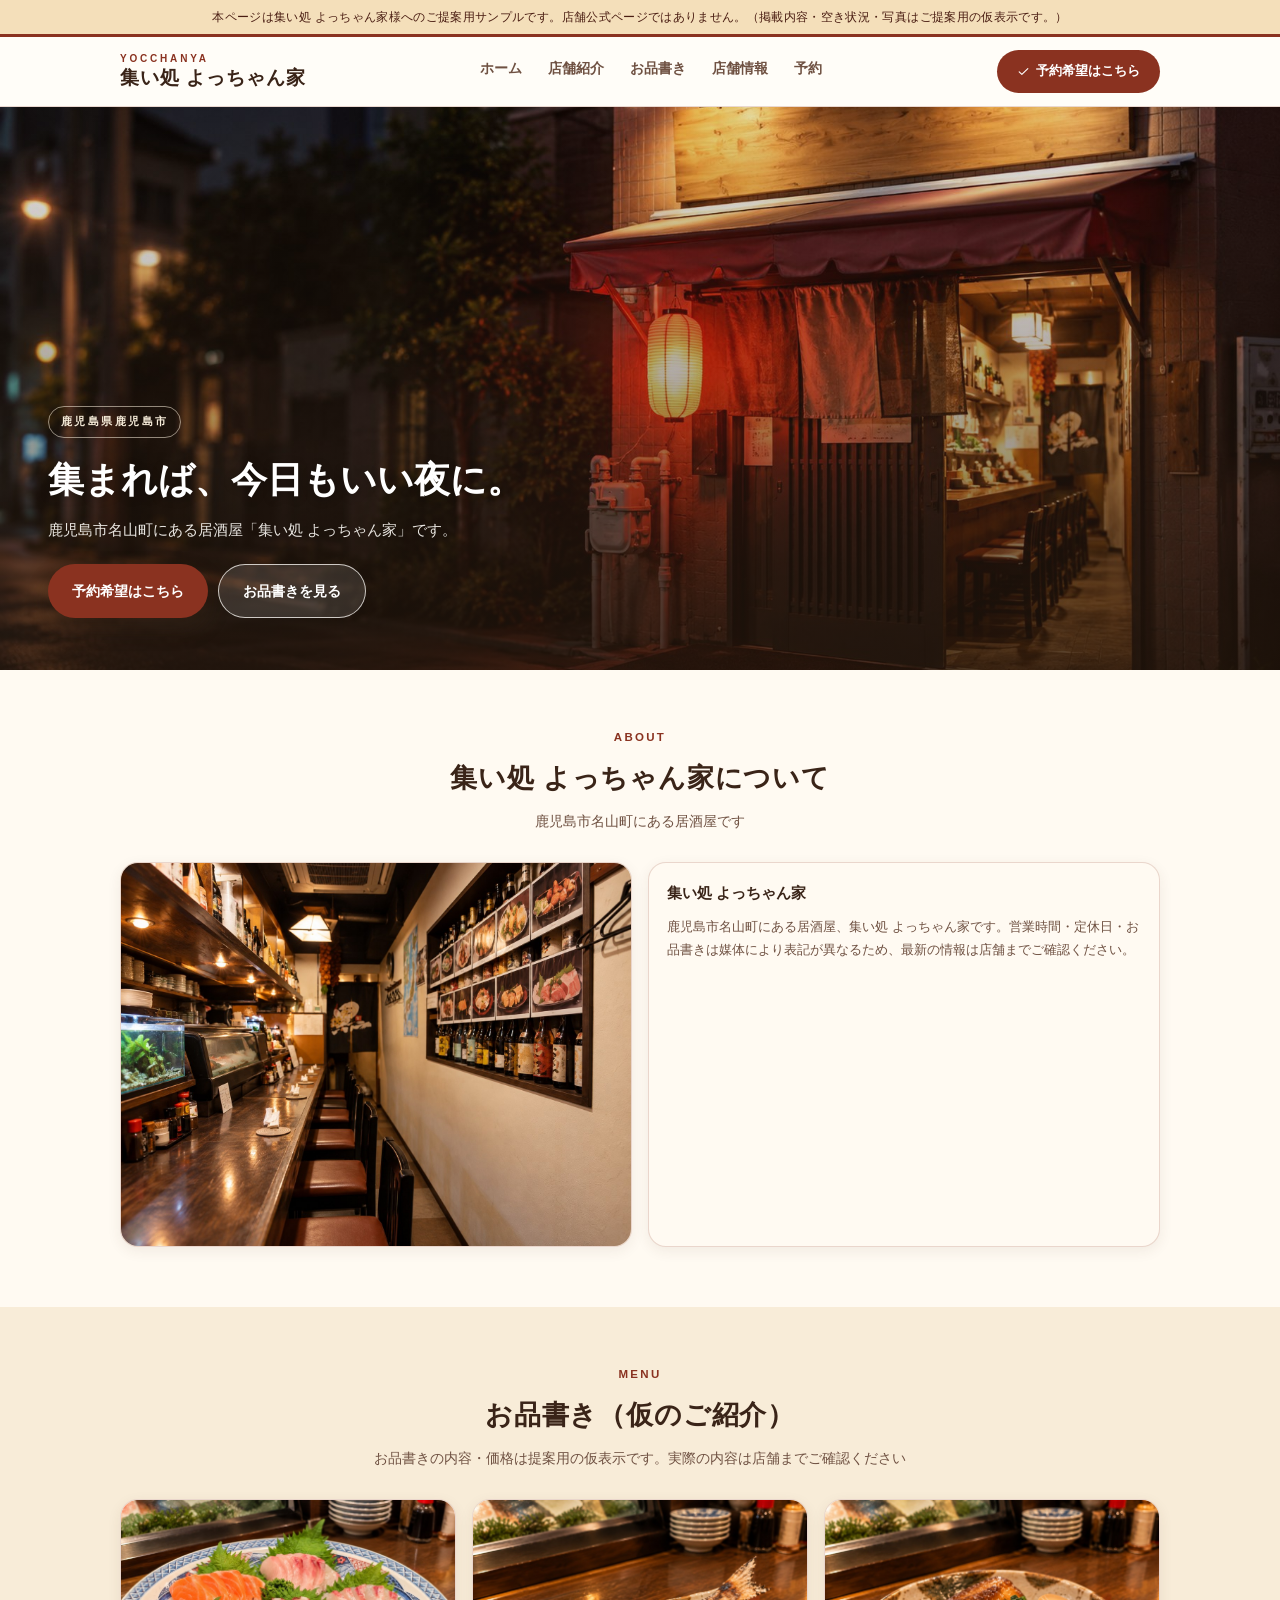
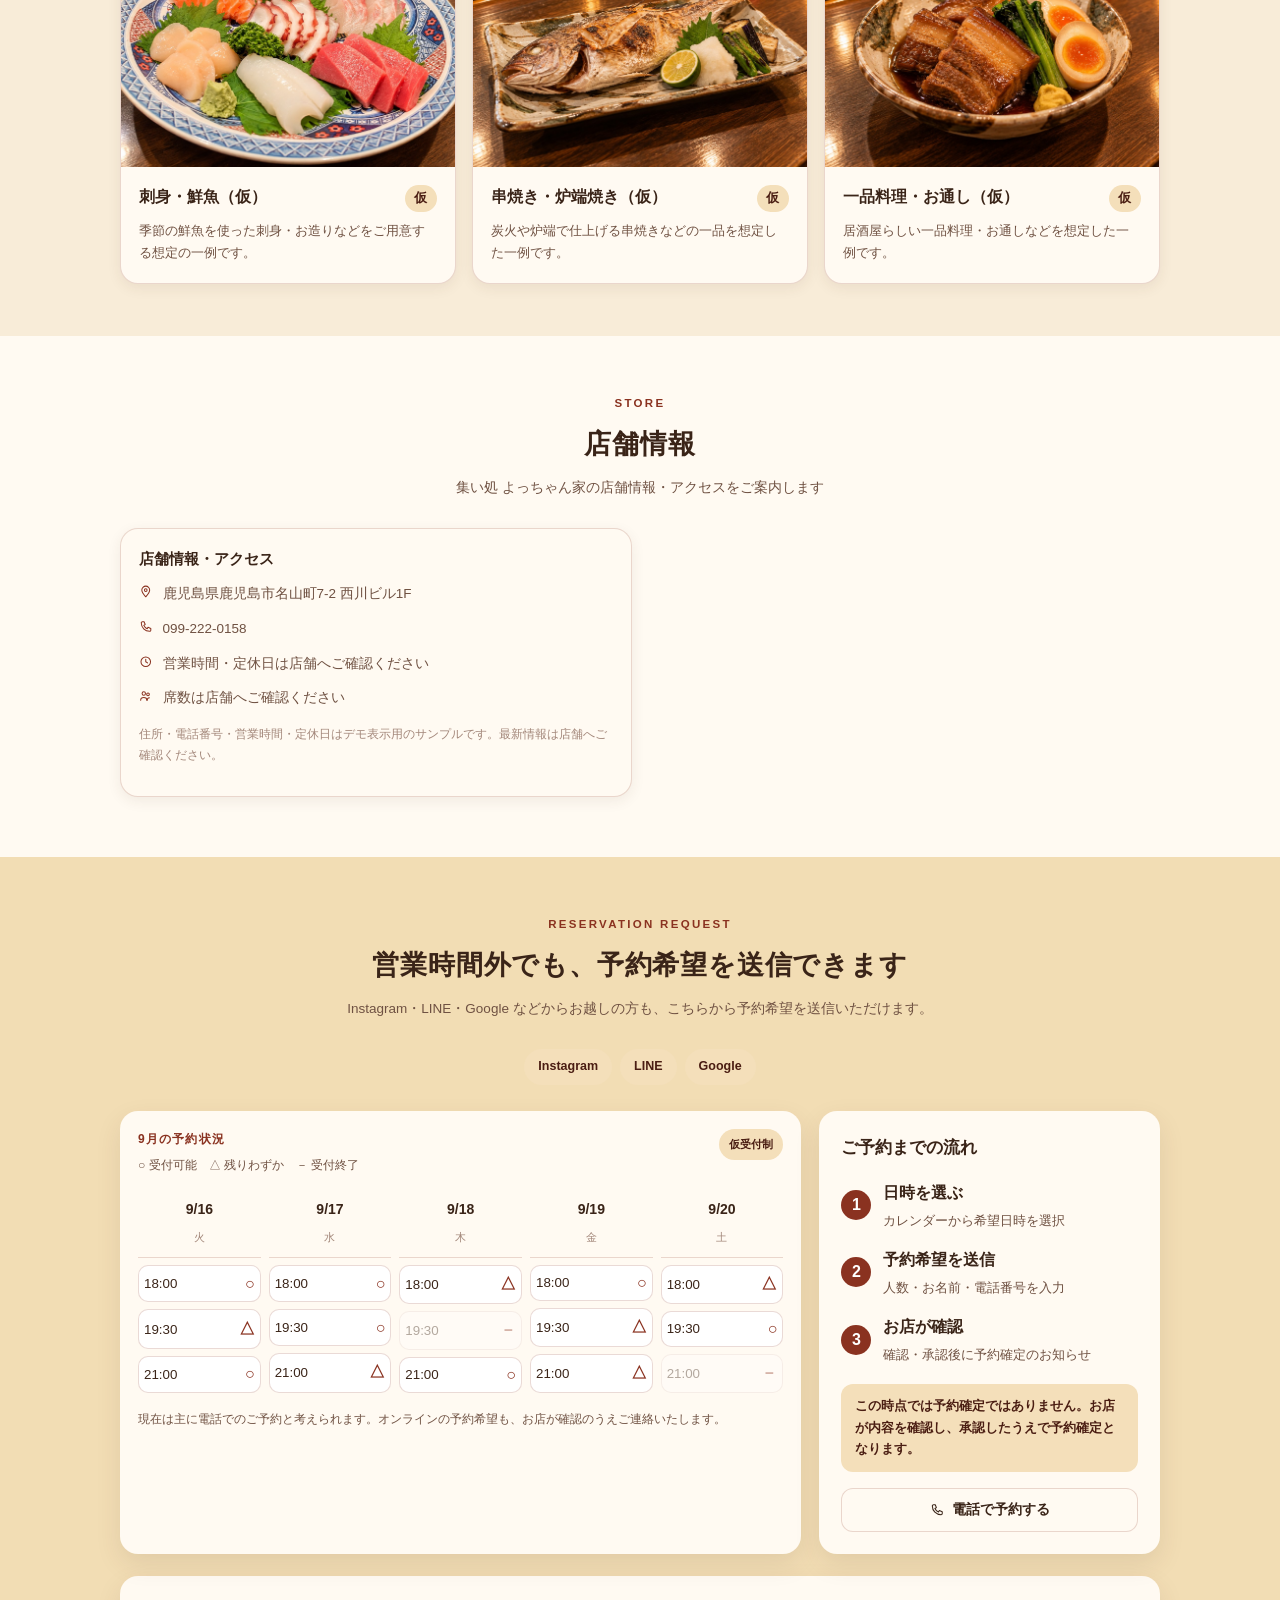
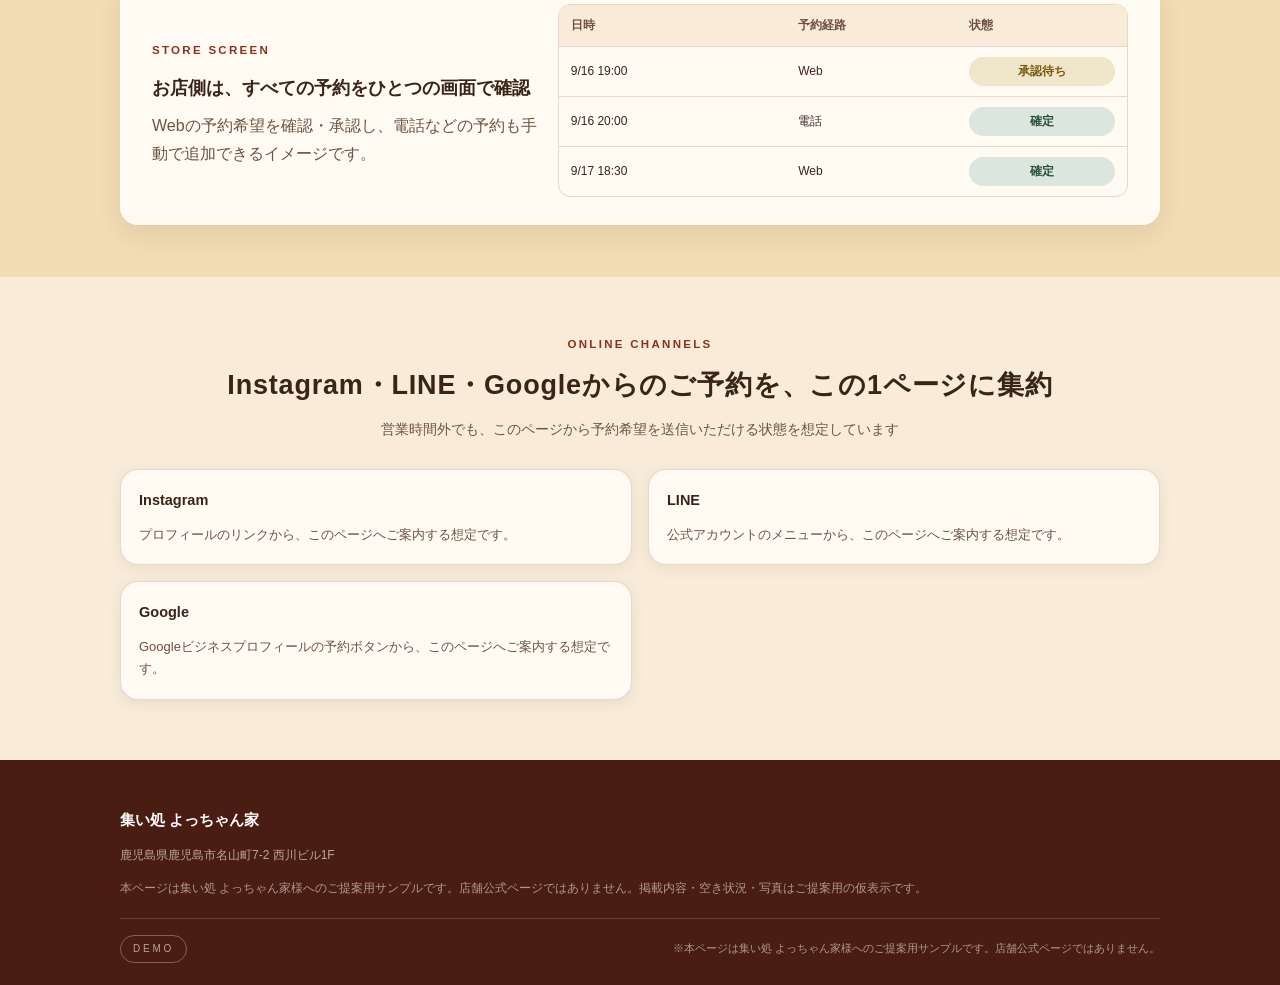
<file: stores/yochanya/index.html>
<!DOCTYPE html>
<html lang="ja">
<head>
<meta charset="UTF-8">
<meta name="viewport" content="width=device-width, initial-scale=1.0">
<title>集い処 よっちゃん家 | 鹿児島県鹿児島市</title>
<link rel="stylesheet" href="../shared/style.css">
<link rel="stylesheet" href="theme.css">
</head>
<body>

<!-- アイコン定義 (共通SVGスプライト) -->
<svg width="0" height="0" style="position:absolute" aria-hidden="true">
  <defs>
    <symbol id="icon-pin" viewBox="0 0 24 24" stroke="currentColor" stroke-width="1.8" stroke-linecap="round" stroke-linejoin="round" fill="none">
      <path d="M12 21s7-7.5 7-12a7 7 0 1 0-14 0c0 4.5 7 12 7 12z"/>
      <circle cx="12" cy="9" r="2.4"/>
    </symbol>
    <symbol id="icon-clock" viewBox="0 0 24 24" stroke="currentColor" stroke-width="1.8" stroke-linecap="round" stroke-linejoin="round" fill="none">
      <circle cx="12" cy="12" r="8.5"/>
      <path d="M12 7.5V12l3.2 2"/>
    </symbol>
    <symbol id="icon-phone" viewBox="0 0 24 24" stroke="currentColor" stroke-width="1.8" stroke-linecap="round" stroke-linejoin="round" fill="none">
      <path d="M6 3h3l2 5-2.5 1.5a12 12 0 0 0 6 6L16 13l5 2v3a2 2 0 0 1-2 2C10.5 20 4 13.5 4 5a2 2 0 0 1 2-2z"/>
    </symbol>
    <symbol id="icon-seat" viewBox="0 0 24 24" stroke="currentColor" stroke-width="1.8" stroke-linecap="round" stroke-linejoin="round" fill="none">
      <circle cx="8.5" cy="8" r="3"/>
      <circle cx="16" cy="9.5" r="2.4"/>
      <path d="M3 20c0-3 2.5-5 5.5-5s5.5 2 5.5 5"/>
      <path d="M14.5 20c0-2.2 1.6-4 4-4.3"/>
    </symbol>
    <symbol id="icon-check" viewBox="0 0 24 24" stroke="currentColor" stroke-width="2" stroke-linecap="round" stroke-linejoin="round" fill="none">
      <path d="M4 12.5l5 5L20 6.5"/>
    </symbol>
  </defs>
</svg>

<!-- ================= ご提案用サンプル 表示バナー ================= -->
<div class="demo-banner">本ページは集い処 よっちゃん家様へのご提案用サンプルです。店舗公式ページではありません。（掲載内容・空き状況・写真はご提案用の仮表示です。）</div>

<!-- ヘッダー -->
<header class="site-header">
  <div class="container">
    <a href="#home" class="brand">
      <span class="brand-en">YOCCHANYA</span>
      <span class="brand-name">集い処 よっちゃん家</span>
    </a>
    <nav class="nav-desktop">
      <a href="#home">ホーム</a>
      <a href="#about">店舗紹介</a>
      <a href="#menu">お品書き</a>
      <a href="#store">店舗情報</a>
      <a href="#reservation">予約</a>
    </nav>
    <a class="header-cta" href="#reservation">
      <svg class="icon" aria-hidden="true"><use href="#icon-check"></use></svg>
      予約希望はこちら
    </a>
    <button class="nav-toggle" id="nav-toggle" aria-label="メニューを開く">
      <svg viewBox="0 0 24 24" width="20" height="20" stroke="currentColor" stroke-width="2" stroke-linecap="round" fill="none"><path d="M4 6h16M4 12h16M4 18h16"/></svg>
    </button>
  </div>
  <nav class="nav-mobile" id="nav-mobile">
    <a href="#home">ホーム</a>
    <a href="#about">店舗紹介</a>
    <a href="#menu">お品書き</a>
    <a href="#store">店舗情報</a>
    <a href="#reservation">予約</a>
    <a class="btn btn-primary header-cta" href="#reservation">
      <svg class="icon" aria-hidden="true"><use href="#icon-check"></use></svg>
      予約希望はこちら
    </a>
  </nav>
</header>

<main>

  <!-- ================= ホーム / ヒーロー ================= -->
  <section id="home">
    <div class="hero">
      <div class="photo" data-caption="集い処 よっちゃん家 店内イメージ">
        <span class="photo-badge">仮画像</span>
        <img src="assets/images/hero.jpg" alt="集い処 よっちゃん家 店内イメージ" onerror="this.remove()">
      </div>
      <div class="hero-scrim"></div>
      <div class="hero-content">
        <span class="hero-badge">鹿児島県鹿児島市</span>
        <h1 class="hero-title">集まれば、今日もいい夜に。</h1>
        <p class="hero-lead">鹿児島市名山町にある居酒屋「集い処 よっちゃん家」です。</p>
        <div class="hero-actions">
          <a href="#reservation" class="btn btn-primary">予約希望はこちら</a>
          <a href="#menu" class="btn btn-outline">お品書きを見る</a>
        </div>
      </div>
    </div>
  </section>

  <!-- ================= 店舗紹介 ================= -->
  <section id="about" class="section">
    <div class="container">
      <div class="section-head">
        <span class="section-eyebrow">ABOUT</span>
        <h2 class="section-title">集い処 よっちゃん家について</h2>
        <p class="section-lead">鹿児島市名山町にある居酒屋です</p>
      </div>
      <div class="info-grid">
        <div class="info-card">
          <div id="store-photo"></div>
        </div>
        <div class="info-card">
          <div class="info-card-body">
            <p class="info-card-title">集い処 よっちゃん家</p>
            <p class="course-desc">鹿児島市名山町にある居酒屋、集い処 よっちゃん家です。営業時間・定休日・お品書きは媒体により表記が異なるため、最新の情報は店舗までご確認ください。</p>
          </div>
        </div>
      </div>
    </div>
  </section>

  <!-- ================= お品書き（仮紹介） ================= -->
  <section id="menu" class="section section-soft">
    <div class="container">
      <div class="section-head">
        <span class="section-eyebrow">MENU</span>
        <h2 class="section-title">お品書き（仮のご紹介）</h2>
        <p class="section-lead">お品書きの内容・価格は提案用の仮表示です。実際の内容は店舗までご確認ください</p>
      </div>
      <div class="course-grid" id="course-grid"></div>
    </div>
  </section>

  <!-- ================= 店舗情報 ================= -->
  <section id="store" class="section">
    <div class="container">
      <div class="section-head">
        <span class="section-eyebrow">STORE</span>
        <h2 class="section-title">店舗情報</h2>
        <p class="section-lead">集い処 よっちゃん家の店舗情報・アクセスをご案内します</p>
      </div>

      <div class="info-grid">
        <div class="info-card">
          <div class="info-card-body">
            <p class="info-card-title">店舗情報・アクセス</p>
            <ul class="info-list" id="store-info-list"></ul>
            <p class="info-note">住所・電話番号・営業時間・定休日はデモ表示用のサンプルです。最新情報は店舗へご確認ください。</p>
          </div>
        </div>
      </div>
    </div>
  </section>

  <!-- ================= 予約希望受付 ================= -->
  <section id="reservation" class="section section-reservation">
    <div class="container reservation-wrap">
      <div class="section-head reservation-head">
        <span class="section-eyebrow">RESERVATION REQUEST</span>
        <h2 class="section-title">営業時間外でも、予約希望を送信できます</h2>
        <p class="section-lead">Instagram・LINE・Google などからお越しの方も、こちらから予約希望を送信いただけます。</p>
      </div>

      <div class="channel-strip" id="channel-strip"></div>

      <div class="reservation-layout">
        <div class="booking-panel">
          <div class="booking-panel-top">
            <div>
              <p class="booking-kicker">9月の予約状況</p>
              <p class="booking-note">○ 受付可能　△ 残りわずか　－ 受付終了</p>
            </div>
            <span class="request-badge">仮受付制</span>
          </div>
          <div class="booking-calendar" id="booking-calendar"></div>
          <p class="booking-help">現在は主に電話でのご予約と考えられます。オンラインの予約希望も、お店が確認のうえご連絡いたします。</p>
        </div>

        <div class="booking-explain">
          <p class="booking-explain-title">ご予約までの流れ</p>
          <ol class="booking-steps">
            <li><span>1</span><div><strong>日時を選ぶ</strong><small>カレンダーから希望日時を選択</small></div></li>
            <li><span>2</span><div><strong>予約希望を送信</strong><small>人数・お名前・電話番号を入力</small></div></li>
            <li><span>3</span><div><strong>お店が確認</strong><small>確認・承認後に予約確定のお知らせ</small></div></li>
          </ol>
          <p class="confirm-note">この時点では予約確定ではありません。お店が内容を確認し、承認したうえで予約確定となります。</p>
          <button type="button" class="phone-link" id="phone-demo-btn">
            <svg class="icon" aria-hidden="true"><use href="#icon-phone"></use></svg>電話で予約する
          </button>
          <p class="phone-demo-note" id="phone-demo-note" hidden>デモでは動作しません（実際の発信は行われません）</p>
        </div>
      </div>

      <div class="admin-demo">
        <div class="admin-demo-copy">
          <span class="section-eyebrow">STORE SCREEN</span>
          <h3>お店側は、すべての予約をひとつの画面で確認</h3>
          <p>Webの予約希望を確認・承認し、電話などの予約も手動で追加できるイメージです。</p>
        </div>
        <div class="admin-board" id="admin-board"></div>
      </div>
    </div>
  </section>

  <!-- ================= Instagram・LINE・Google からの集約 ================= -->
  <section id="channels" class="section section-soft">
    <div class="container">
      <div class="section-head">
        <span class="section-eyebrow">ONLINE CHANNELS</span>
        <h2 class="section-title">Instagram・LINE・Googleからのご予約を、この1ページに集約</h2>
        <p class="section-lead">営業時間外でも、このページから予約希望を送信いただける状態を想定しています</p>
      </div>
      <div class="info-grid">
        <div class="info-card">
          <div class="info-card-body">
            <p class="info-card-title">Instagram</p>
            <p class="course-desc">プロフィールのリンクから、このページへご案内する想定です。</p>
          </div>
        </div>
        <div class="info-card">
          <div class="info-card-body">
            <p class="info-card-title">LINE</p>
            <p class="course-desc">公式アカウントのメニューから、このページへご案内する想定です。</p>
          </div>
        </div>
        <div class="info-card">
          <div class="info-card-body">
            <p class="info-card-title">Google</p>
            <p class="course-desc">Googleビジネスプロフィールの予約ボタンから、このページへご案内する想定です。</p>
          </div>
        </div>
      </div>
    </div>
  </section>

</main>

<div class="booking-modal" id="booking-modal" hidden>
  <div class="booking-modal-card" role="dialog" aria-modal="true" aria-labelledby="booking-modal-title">
    <button class="booking-close" id="booking-close" aria-label="閉じる">×</button>
    <p class="booking-kicker">予約希望</p>
    <h2 id="booking-modal-title">希望内容を入力</h2>
    <p class="selected-slot" id="selected-slot"></p>
    <form id="booking-form">
      <label>お名前<input required name="name" placeholder="例）鹿児島 太郎"></label>
      <label>人数<select required name="people"><option value="">選択してください</option><option>1名</option><option>2名</option><option>3名</option><option>4名</option><option>5名以上</option></select></label>
      <label>電話番号<input required name="phone" inputmode="tel" placeholder="090-0000-0000"></label>
      <label>ご要望（任意）<textarea name="note" rows="3" placeholder="苦手な食材、アレルギーなど"></textarea></label>
      <p class="form-caution">この時点では予約確定ではありません。お店の確認・承認後に予約確定となります。</p>
      <button class="btn btn-primary btn-block" type="submit">予約希望を送信する</button>
    </form>
    <div class="booking-sent" id="booking-sent" hidden>
      <div class="sent-check">✓</div>
      <h3>予約希望を受け付けました</h3>
      <p>お店が内容を確認・承認後、予約確定のお知らせをお送りします。</p>
      <button class="btn btn-dark btn-block" id="booking-done">閉じる</button>
    </div>
  </div>
</div>

<!-- ================= フッター ================= -->
<footer class="footer">
  <div class="container">
    <p class="footer-brand">集い処 よっちゃん家</p>
    <p class="footer-address">鹿児島県鹿児島市名山町7-2 西川ビル1F</p>
    <p class="footer-note">本ページは集い処 よっちゃん家様へのご提案用サンプルです。店舗公式ページではありません。掲載内容・空き状況・写真はご提案用の仮表示です。</p>

    <div class="footer-bottom">
      <span class="demo-badge">DEMO</span>
      <span class="footer-disclaimer">※本ページは集い処 よっちゃん家様へのご提案用サンプルです。店舗公式ページではありません。</span>
    </div>
  </div>
</footer>

<script src="config.js"></script>
<script src="../shared/app.js"></script>
</body>
</html>
</file>
<file: style.css>
/* =========================================================
   焼肉 陣力 - 営業デモサイト スタイル
   ベース: 白 / 生成り / 木目   アクセント: 黒・えんじ(深い赤)
   金は見出し・ロゴ等ごく一部のみ
   ========================================================= */

:root {
  --cream: #faf5ea;
  --cream-deep: #f1e6d2;
  --paper: #fffdf8;
  --wood: #a06b3f;
  --wood-dark: #6e4526;
  --wood-deep: #43290f;
  --ink: #2a2019;
  --ink-soft: #55483d;
  --red: #9c2b2b;
  --red-dark: #7a1f20;
  --red-soft: #c6544f;
  --gold: #b8893a;
  --line-green: #06c755;
  --white: #ffffff;

  --radius-lg: 20px;
  --radius-md: 14px;
  --radius-sm: 9px;
  --shadow-soft: 0 10px 24px rgba(67, 41, 15, 0.12);
  --shadow-card: 0 6px 16px rgba(67, 41, 15, 0.1);
  --container: 1120px;
}

* {
  box-sizing: border-box;
}

html {
  scroll-behavior: smooth;
  scroll-padding-top: 76px;
}

html, body {
  margin: 0;
  padding: 0;
}

body {
  background: var(--cream);
  color: var(--ink);
  font-family: "Hiragino Sans", "Yu Gothic", "Noto Sans JP", "Segoe UI", sans-serif;
  -webkit-font-smoothing: antialiased;
  line-height: 1.7;
}

img {
  max-width: 100%;
  display: block;
}

a {
  color: inherit;
}

.icon {
  width: 1em;
  height: 1em;
  stroke: currentColor;
  fill: none;
}

.container {
  max-width: var(--container);
  margin: 0 auto;
  padding: 0 20px;
}

.section {
  padding: 56px 0;
}

.section-cream {
  background: var(--cream);
}

.section-paper {
  background: var(--paper);
}

.section-head {
  text-align: center;
  margin-bottom: 30px;
}

.section-eyebrow {
  display: inline-block;
  font-size: 12px;
  letter-spacing: 0.22em;
  color: var(--red);
  font-weight: 700;
  margin-bottom: 8px;
}

.section-title {
  font-size: 24px;
  margin: 0 0 8px;
  color: var(--ink);
  letter-spacing: 0.03em;
}

.section-lead {
  font-size: 14px;
  color: var(--ink-soft);
  margin: 0;
}

/* ---------- 写真 / プレースホルダー共通 ---------- */

.photo {
  position: relative;
  overflow: hidden;
  border-radius: var(--radius-md);
  background:
    repeating-linear-gradient(135deg, rgba(67, 41, 15, 0.06) 0 2px, transparent 2px 10px),
    linear-gradient(155deg, var(--cream-deep), var(--wood) 140%);
  display: flex;
  align-items: center;
  justify-content: center;
}

.photo::before {
  content: attr(data-caption);
  position: relative;
  z-index: 0;
  color: rgba(67, 41, 15, 0.55);
  font-size: 13px;
  font-weight: 600;
  letter-spacing: 0.04em;
  text-align: center;
  padding: 10px 14px;
  background: rgba(255, 253, 248, 0.55);
  border-radius: 999px;
}

.photo img {
  position: absolute;
  inset: 0;
  width: 100%;
  height: 100%;
  object-fit: cover;
  z-index: 1;
}

.photo--square {
  aspect-ratio: 1 / 1;
}

.photo--wide {
  aspect-ratio: 4 / 3;
}

.photo--card {
  aspect-ratio: 5 / 4;
}

/* ---------- ヘッダー ---------- */

.site-header {
  position: sticky;
  top: 0;
  z-index: 50;
  background: rgba(255, 253, 248, 0.94);
  backdrop-filter: blur(6px);
  border-bottom: 1px solid rgba(160, 107, 63, 0.22);
}

.site-header .container {
  display: flex;
  align-items: center;
  justify-content: space-between;
  gap: 12px;
  padding-top: 12px;
  padding-bottom: 12px;
}

.brand {
  display: flex;
  flex-direction: column;
  line-height: 1.2;
}

.brand-sub {
  font-size: 10px;
  letter-spacing: 0.3em;
  color: var(--red);
  font-weight: 700;
}

.brand-name {
  font-size: 21px;
  font-weight: 800;
  color: var(--ink);
  letter-spacing: 0.04em;
}

.brand-name span {
  color: var(--gold);
}

.nav-desktop {
  display: none;
  gap: 26px;
  font-size: 14px;
  font-weight: 600;
}

.nav-desktop a {
  text-decoration: none;
  color: var(--ink-soft);
  padding-bottom: 4px;
  border-bottom: 2px solid transparent;
}

.nav-desktop a:hover {
  color: var(--red);
  border-bottom-color: var(--red);
}

.header-cta {
  display: none;
  align-items: center;
  gap: 6px;
  background: var(--red);
  color: var(--white);
  border: none;
  border-radius: 999px;
  padding: 10px 18px;
  font-size: 13px;
  font-weight: 700;
  text-decoration: none;
  white-space: nowrap;
}

.nav-toggle {
  display: inline-flex;
  align-items: center;
  justify-content: center;
  width: 40px;
  height: 40px;
  border-radius: 10px;
  border: 1px solid rgba(160, 107, 63, 0.3);
  background: var(--paper);
  color: var(--ink);
}

.nav-mobile {
  display: none;
  flex-direction: column;
  padding: 6px 20px 16px;
  gap: 2px;
  border-top: 1px solid rgba(160, 107, 63, 0.18);
}

.nav-mobile.open {
  display: flex;
}

.nav-mobile a {
  text-decoration: none;
  color: var(--ink-soft);
  font-weight: 600;
  font-size: 15px;
  padding: 11px 4px;
  border-bottom: 1px solid rgba(160, 107, 63, 0.12);
}

.nav-mobile a.header-cta {
  display: flex;
  justify-content: center;
  margin-top: 10px;
  color: var(--white);
}

/* ---------- ヒーロー ---------- */

.hero {
  position: relative;
  color: var(--white);
  overflow: hidden;
  min-height: 78vw;
  max-height: 560px;
  display: flex;
  align-items: flex-end;
}

.hero .photo {
  position: absolute;
  inset: 0;
  border-radius: 0;
}

.hero .photo::before {
  color: rgba(255, 253, 248, 0.75);
  background: rgba(42, 32, 25, 0.35);
}

.hero-scrim {
  position: absolute;
  inset: 0;
  background: linear-gradient(180deg, rgba(42, 32, 25, 0.15) 0%, rgba(30, 19, 12, 0.55) 68%, rgba(20, 12, 7, 0.82) 100%);
  z-index: 2;
}

.hero .hero-inset {
  display: none;
  position: absolute;
  z-index: 3;
  inset: 16px 16px auto auto;
  top: 16px;
  right: 16px;
  left: auto;
  bottom: auto;
  width: 108px;
  aspect-ratio: 3 / 4;
  border-radius: var(--radius-sm);
  border: 2px solid rgba(255, 253, 248, 0.85);
  box-shadow: 0 8px 18px rgba(0, 0, 0, 0.35);
}

.hero-inset::before {
  font-size: 10px;
  padding: 4px 6px;
}

.hero-content {
  position: relative;
  z-index: 3;
  width: 100%;
  padding: 26px 20px 30px;
}

.hero-badge {
  display: inline-block;
  font-size: 11px;
  letter-spacing: 0.24em;
  font-weight: 700;
  color: var(--gold);
  border: 1px solid rgba(184, 137, 58, 0.6);
  border-radius: 999px;
  padding: 5px 12px;
  margin-bottom: 14px;
}

.hero-title {
  font-size: 27px;
  font-weight: 800;
  line-height: 1.5;
  margin: 0 0 10px;
  text-shadow: 0 2px 10px rgba(0, 0, 0, 0.35);
}

.hero-title em {
  font-style: normal;
  color: #ffd9a8;
}

.hero-sub {
  font-size: 14px;
  color: rgba(255, 253, 248, 0.88);
  margin: 0 0 20px;
}

.hero-actions {
  display: flex;
  flex-wrap: wrap;
  gap: 10px;
}

.btn {
  display: inline-flex;
  align-items: center;
  gap: 8px;
  border-radius: 999px;
  padding: 13px 22px;
  font-size: 14px;
  font-weight: 700;
  text-decoration: none;
  border: none;
  cursor: pointer;
  font-family: inherit;
}

.btn-primary {
  background: var(--red);
  color: var(--white);
}

.btn-outline {
  background: rgba(255, 253, 248, 0.12);
  color: var(--white);
  border: 1.5px solid rgba(255, 253, 248, 0.75);
}

.btn-dark {
  background: var(--ink);
  color: var(--white);
}

.btn-block {
  width: 100%;
  justify-content: center;
}

/* ---------- カテゴリカード ---------- */

.category-grid {
  display: grid;
  grid-template-columns: repeat(2, 1fr);
  gap: 14px;
}

.category-card {
  background: var(--paper);
  border: 1px solid rgba(160, 107, 63, 0.18);
  border-radius: var(--radius-lg);
  overflow: hidden;
  text-align: left;
  cursor: pointer;
  box-shadow: var(--shadow-card);
  font-family: inherit;
  padding: 0;
}

.category-card .photo {
  border-radius: 0;
  aspect-ratio: 16 / 10;
}

.category-body {
  padding: 12px 14px 15px;
  display: flex;
  align-items: flex-start;
  gap: 10px;
}

.category-icon {
  flex: none;
  width: 34px;
  height: 34px;
  border-radius: 10px;
  background: var(--cream-deep);
  color: var(--red);
  display: flex;
  align-items: center;
  justify-content: center;
  font-size: 18px;
}

.category-label {
  font-size: 14px;
  font-weight: 700;
  color: var(--ink);
  line-height: 1.35;
}

.category-desc {
  font-size: 11px;
  color: var(--ink-soft);
  margin-top: 2px;
}

/* ---------- メニュータブ ---------- */

.tab-bar {
  display: flex;
  gap: 8px;
  overflow-x: auto;
  padding-bottom: 12px;
  margin-bottom: 20px;
  scrollbar-width: thin;
}

.tab-bar::-webkit-scrollbar {
  height: 4px;
}

.tab-chip {
  flex: none;
  border: 1px solid rgba(160, 107, 63, 0.35);
  background: var(--paper);
  color: var(--ink-soft);
  border-radius: 999px;
  padding: 9px 16px;
  font-size: 13px;
  font-weight: 600;
  font-family: inherit;
  cursor: pointer;
  white-space: nowrap;
}

.tab-chip.active {
  background: var(--red);
  border-color: var(--red);
  color: var(--white);
}

.tab-panel {
  display: none;
  background: var(--paper);
  border: 1px solid rgba(160, 107, 63, 0.18);
  border-radius: var(--radius-md);
  padding: 6px 18px;
}

.tab-panel.active {
  display: block;
}

.menu-row {
  display: flex;
  justify-content: space-between;
  align-items: baseline;
  padding: 13px 0;
  border-bottom: 1px dashed rgba(160, 107, 63, 0.28);
  gap: 12px;
}

.menu-row:last-child {
  border-bottom: none;
}

.menu-row-name {
  font-size: 14.5px;
  font-weight: 600;
  color: var(--ink);
}

.menu-row-price {
  font-size: 14px;
  color: var(--red);
  font-weight: 700;
  white-space: nowrap;
}

/* ---------- おすすめカード ---------- */

.dish-grid {
  display: grid;
  grid-template-columns: 1fr;
  gap: 16px;
}

.dish-card {
  background: var(--paper);
  border: 1px solid rgba(160, 107, 63, 0.18);
  border-radius: var(--radius-lg);
  overflow: hidden;
  box-shadow: var(--shadow-card);
}

.dish-card .photo {
  border-radius: 0;
}

.dish-body {
  padding: 14px 16px 16px;
}

.dish-name-row {
  display: flex;
  justify-content: space-between;
  align-items: baseline;
  gap: 10px;
}

.dish-name {
  font-size: 16px;
  font-weight: 700;
  color: var(--ink);
}

.dish-price {
  font-size: 15px;
  font-weight: 800;
  color: var(--red);
  white-space: nowrap;
}

.dish-desc {
  margin: 6px 0 0;
  font-size: 13px;
  color: var(--ink-soft);
}

/* ---------- 診断バナー & ウィジェット ---------- */

.diagnosis-banner {
  background: linear-gradient(120deg, var(--wood-deep), var(--red-dark) 130%);
  color: var(--white);
  border-radius: var(--radius-lg);
  padding: 26px 22px;
  display: flex;
  flex-direction: column;
  gap: 16px;
  box-shadow: var(--shadow-soft);
}

.diagnosis-banner-title {
  font-size: 21px;
  font-weight: 800;
  margin: 0 0 6px;
}

.diagnosis-banner-sub {
  font-size: 13px;
  color: rgba(255, 253, 248, 0.85);
  margin: 0;
}

.diagnosis-widget {
  margin-top: 28px;
  background: var(--paper);
  border: 1px solid rgba(160, 107, 63, 0.2);
  border-radius: var(--radius-lg);
  padding: 24px 20px;
  box-shadow: var(--shadow-card);
}

.progress-dots {
  display: flex;
  justify-content: center;
  gap: 8px;
  margin-bottom: 20px;
}

.dot {
  width: 8px;
  height: 8px;
  border-radius: 50%;
  background: rgba(160, 107, 63, 0.25);
}

.dot.active {
  background: var(--red);
}

.q-text {
  text-align: center;
  font-size: 16px;
  font-weight: 700;
  color: var(--ink);
  margin: 0 0 18px;
}

.q-options {
  display: grid;
  grid-template-columns: 1fr 1fr;
  gap: 10px;
}

.option-btn {
  background: var(--cream);
  border: 1px solid rgba(160, 107, 63, 0.3);
  color: var(--ink);
  border-radius: var(--radius-sm);
  padding: 15px 8px;
  font-size: 13.5px;
  font-weight: 600;
  font-family: inherit;
  text-align: center;
  cursor: pointer;
}

.option-btn:active,
.option-btn:hover {
  border-color: var(--red);
  background: var(--cream-deep);
  color: var(--red-dark);
}

.diag-result {
  text-align: center;
}

.diag-result-label {
  font-size: 12px;
  color: var(--ink-soft);
  letter-spacing: 0.06em;
}

.diag-result-title {
  font-size: 19px;
  font-weight: 800;
  color: var(--red-dark);
  margin: 8px 0 16px;
}

.diag-items {
  display: flex;
  flex-direction: column;
  gap: 8px;
  margin: 0 0 16px;
  text-align: left;
}

.diag-item {
  display: flex;
  align-items: center;
  gap: 10px;
  background: var(--cream);
  border-radius: var(--radius-sm);
  padding: 11px 14px;
}

.diag-item .icon {
  color: var(--red);
  font-size: 16px;
  flex: none;
}

.diag-item-name {
  flex: 1;
  font-size: 14px;
  font-weight: 700;
  color: var(--ink);
}

.diag-item-price {
  font-size: 13px;
  color: var(--ink-soft);
  white-space: nowrap;
}

.diag-comment {
  font-size: 13px;
  color: var(--ink-soft);
  margin-bottom: 20px;
}

.retry-btn {
  background: transparent;
  border: 1px solid rgba(160, 107, 63, 0.4);
  color: var(--red-dark);
  border-radius: 999px;
  padding: 10px 22px;
  font-size: 13px;
  font-weight: 700;
  font-family: inherit;
  cursor: pointer;
}

/* ---------- 店舗情報 3カード ---------- */

.info-card-grid {
  display: grid;
  grid-template-columns: 1fr;
  gap: 16px;
  margin-bottom: 28px;
}

.info-card {
  background: var(--paper);
  border: 1px solid rgba(160, 107, 63, 0.18);
  border-radius: var(--radius-lg);
  overflow: hidden;
  box-shadow: var(--shadow-card);
}

.info-card .photo {
  border-radius: 0;
}

.info-card-body {
  padding: 16px;
}

.info-card-title {
  font-size: 15px;
  font-weight: 700;
  color: var(--ink);
  margin: 0 0 4px;
  display: flex;
  align-items: center;
  gap: 8px;
}

.info-card-title .icon {
  color: var(--red);
}

.info-card-desc {
  font-size: 12.5px;
  color: var(--ink-soft);
  margin: 0;
}

.info-list {
  list-style: none;
  margin: 10px 0 0;
  padding: 0;
  display: flex;
  flex-direction: column;
  gap: 6px;
}

.info-list li {
  display: flex;
  align-items: center;
  gap: 8px;
  font-size: 12.5px;
  color: var(--ink-soft);
}

.info-list .icon {
  color: var(--red);
  flex: none;
}

.sample-note {
  font-size: 10.5px;
  color: var(--ink-soft);
  opacity: 0.7;
}

/* ---------- クーポン ---------- */

.coupon-card {
  text-align: center;
  border: 1.5px dashed var(--red);
  border-radius: var(--radius-lg);
  padding: 24px 18px;
  background: var(--cream);
}

.coupon-icon {
  color: var(--red);
  font-size: 30px;
  margin-bottom: 8px;
}

.coupon-text {
  font-size: 15px;
  font-weight: 700;
  color: var(--ink);
  line-height: 1.7;
  margin: 0 0 18px;
  white-space: pre-line;
}

.coupon-done {
  text-align: center;
  padding: 20px 18px;
}

.coupon-done-icon {
  color: var(--red);
  font-size: 32px;
  margin-bottom: 6px;
}

.coupon-done-text {
  font-size: 17px;
  font-weight: 800;
  color: var(--red-dark);
  margin: 0 0 4px;
}

.coupon-done-sub {
  font-size: 12px;
  color: var(--ink-soft);
}

/* ---------- 家族・お子様の訴求 ---------- */

.family-strip {
  display: grid;
  grid-template-columns: 1fr;
  gap: 12px;
  margin-bottom: 28px;
}

.family-point {
  display: flex;
  align-items: center;
  gap: 12px;
  background: var(--paper);
  border: 1px solid rgba(160, 107, 63, 0.18);
  border-radius: var(--radius-md);
  padding: 14px 16px;
}

.family-point .icon {
  color: var(--red);
  font-size: 20px;
  flex: none;
}

.family-point-text {
  font-size: 13.5px;
  font-weight: 600;
  color: var(--ink);
}

/* ---------- LINE バー ---------- */

.line-bar {
  display: flex;
  align-items: center;
  gap: 12px;
  background: var(--line-green);
  color: var(--white);
  border-radius: 999px;
  padding: 14px 20px;
  text-decoration: none;
  font-weight: 700;
  font-size: 14px;
  justify-content: center;
  margin-bottom: 30px;
}

.line-bar .icon {
  font-size: 20px;
}

/* ---------- 口コミ ---------- */

.review-block {
  text-align: center;
  background: var(--paper);
  border: 1px solid rgba(160, 107, 63, 0.18);
  border-radius: var(--radius-lg);
  padding: 26px 20px;
}

.star-select {
  display: flex;
  justify-content: center;
  gap: 10px;
  margin: 14px 0 18px;
}

.star-btn {
  background: none;
  border: none;
  padding: 4px;
  cursor: pointer;
  color: rgba(160, 107, 63, 0.35);
  font-size: 30px;
  line-height: 1;
}

.star-btn.filled {
  color: var(--gold);
}

.review-message {
  font-size: 13.5px;
  color: var(--ink-soft);
  max-width: 420px;
  margin: 0 auto;
  line-height: 1.8;
}

/* ---------- フッター ---------- */

.footer {
  background: var(--wood-deep);
  color: rgba(255, 253, 248, 0.82);
  padding: 34px 0 24px;
}

.footer-brand {
  font-size: 15px;
  font-weight: 800;
  color: var(--white);
  margin-bottom: 4px;
}

.footer-address {
  font-size: 12px;
  color: rgba(255, 253, 248, 0.65);
  margin-bottom: 22px;
}

.custom-title {
  font-size: 12.5px;
  color: rgba(255, 253, 248, 0.75);
  margin-bottom: 10px;
}

.chip-list {
  display: flex;
  flex-wrap: wrap;
  gap: 8px;
  margin-bottom: 22px;
}

.chip {
  font-size: 11px;
  color: rgba(255, 253, 248, 0.85);
  border: 1px solid rgba(255, 253, 248, 0.28);
  border-radius: 999px;
  padding: 5px 12px;
}

.footer-bottom {
  border-top: 1px solid rgba(255, 253, 248, 0.16);
  padding-top: 16px;
  display: flex;
  flex-wrap: wrap;
  align-items: center;
  gap: 10px;
  justify-content: space-between;
}

.demo-badge {
  display: inline-block;
  font-size: 10px;
  letter-spacing: 0.3em;
  color: rgba(255, 253, 248, 0.6);
  border: 1px solid rgba(255, 253, 248, 0.3);
  border-radius: 999px;
  padding: 4px 12px;
}

.footer-disclaimer {
  font-size: 11px;
  color: rgba(255, 253, 248, 0.55);
}

/* 予約希望受付 */
.section-reservation { background:#241d19; color:#fffdf8; }
.reservation-head .section-title,.reservation-head .section-lead { color:#fffdf8; }
.reservation-head .section-eyebrow { color:#e6b86a; }
.reservation-layout { display:grid; gap:18px; }
.booking-panel,.booking-explain,.admin-demo { background:#fffdf8; color:#302923; border-radius:18px; box-shadow:0 18px 50px rgba(0,0,0,.18); }
.booking-panel { padding:18px; overflow:hidden; }
.booking-panel-top { display:flex; align-items:flex-start; justify-content:space-between; gap:12px; margin-bottom:15px; }
.booking-kicker { margin:0 0 5px; font-size:12px; font-weight:800; letter-spacing:.12em; color:#9b672f; }
.booking-note,.booking-help { margin:0; color:#74695f; font-size:12px; line-height:1.7; }
.request-badge { white-space:nowrap; border-radius:999px; background:#f4e4c9; color:#74451f; padding:6px 10px; font-size:11px; font-weight:800; }
.booking-calendar { display:grid; grid-template-columns:repeat(5,minmax(92px,1fr)); gap:8px; overflow-x:auto; padding-bottom:8px; }
.booking-day { min-width:92px; display:grid; gap:7px; }
.booking-date { text-align:center; padding:7px; border-bottom:1px solid #ddd2c7; }
.booking-date strong { display:block; font-size:14px; }.booking-date span{font-size:11px;color:#8a7e73}
.slot-btn { border:1px solid #dfd4c9; background:#fff; border-radius:10px; padding:8px 5px; color:#382e27; cursor:pointer; display:flex; justify-content:space-between; align-items:center; }
.slot-btn b { color:#b07131; font-size:16px; }.slot-btn:hover{border-color:#b07131;background:#fff8ed}.slot-btn.disabled{opacity:.38;cursor:not-allowed}
.booking-help { margin-top:8px; }
.booking-explain { padding:22px; }
.booking-explain-title { margin:0 0 16px; font-size:18px; font-weight:800; }
.booking-steps { list-style:none; margin:0; padding:0; display:grid; gap:14px; }
.booking-steps li { display:flex; gap:12px; align-items:center; }
.booking-steps li>span { flex:0 0 30px; height:30px; border-radius:50%; background:#9b672f; color:#fff; display:grid; place-items:center; font-weight:800; }
.booking-steps strong,.booking-steps small { display:block; }.booking-steps small{color:#74695f;margin-top:2px}
.phone-link { margin-top:20px; display:flex; justify-content:center; gap:8px; align-items:center; border:1px solid #cabbaa; border-radius:12px; padding:12px; color:#493a30; font-weight:800; text-decoration:none; }
.admin-demo { margin-top:22px; padding:22px; display:grid; gap:18px; }
.admin-demo h3 { margin:5px 0 8px; font-size:20px; }.admin-demo p{margin:0;color:#74695f;line-height:1.7}
.admin-board { border:1px solid #e1d7cc; border-radius:12px; overflow:hidden; }
.admin-row { display:grid; grid-template-columns:1.35fr 1fr .9fr; align-items:center; gap:8px; padding:10px 12px; border-top:1px solid #eee5dc; font-size:12px; }
.admin-row-head { border-top:0;background:#f4ede5;color:#77695e;font-weight:800; }
.status { border-radius:999px;padding:4px 8px;text-align:center;font-weight:800 }.status-wait{background:#fff0c9;color:#8c5d00}.status-ok{background:#dff3e4;color:#26723a}
.booking-modal[hidden]{display:none}.booking-modal{position:fixed;inset:0;z-index:1000;background:rgba(24,18,14,.72);display:grid;place-items:center;padding:18px}.modal-open{overflow:hidden}
.booking-modal-card{position:relative;width:min(100%,460px);max-height:92vh;overflow:auto;background:#fffdf8;border-radius:20px;padding:24px;color:#302923;box-shadow:0 24px 80px rgba(0,0,0,.34)}
.booking-close{position:absolute;right:14px;top:12px;border:0;background:transparent;font-size:28px;color:#75685e;cursor:pointer}.booking-modal-card h2{margin:0 0 8px}.selected-slot{background:#f4e4c9;border-radius:10px;padding:10px 12px;font-weight:800}
#booking-form{display:grid;gap:12px}#booking-form label{display:grid;gap:5px;font-size:13px;font-weight:800}#booking-form input,#booking-form select,#booking-form textarea{width:100%;box-sizing:border-box;border:1px solid #d8ccc0;border-radius:10px;padding:11px;font:inherit;background:#fff}.form-caution{margin:0;color:#a05b22;font-size:12px;line-height:1.6}.booking-sent{text-align:center;padding:18px 0 0}.sent-check{width:58px;height:58px;margin:0 auto 12px;border-radius:50%;background:#dff3e4;color:#26723a;display:grid;place-items:center;font-size:28px;font-weight:900}.booking-sent h3{margin:0 0 8px}.booking-sent p{color:#74695f;line-height:1.7}

/* =========================================================
   レスポンシブ（タブレット・PC）
   ========================================================= */

@media (min-width: 640px) {
  .dish-grid {
    grid-template-columns: repeat(2, 1fr);
  }

  .info-card-grid {
    grid-template-columns: repeat(3, 1fr);
  }

  .family-strip {
    grid-template-columns: repeat(2, 1fr);
  }
}

@media (min-width: 860px) {
  .nav-desktop {
    display: flex;
  }

  .header-cta {
    display: inline-flex;
  }

  .nav-toggle {
    display: none;
  }

  .hero {
    min-height: 46vw;
  }

  .hero-title {
    font-size: 38px;
  }

  .hero-sub {
    font-size: 16px;
  }

  .hero-content {
    padding: 40px 48px 52px;
    max-width: 640px;
  }

  .hero .hero-inset {
    display: block;
    inset: 28px 48px auto auto;
    top: 28px;
    right: 48px;
    left: auto;
    width: 168px;
  }

  .category-grid {
    grid-template-columns: repeat(5, 1fr);
  }

  .dish-grid {
    grid-template-columns: repeat(3, 1fr);
  }

  .diagnosis-banner {
    flex-direction: row;
    align-items: center;
    justify-content: space-between;
    padding: 34px 40px;
  }

  .diagnosis-banner-title {
    font-size: 25px;
  }

  .q-options {
    grid-template-columns: repeat(4, 1fr);
  }

  .section-title {
    font-size: 28px;
  }

  .reservation-layout { grid-template-columns:minmax(0,1.65fr) minmax(260px,.75fr); }
  .admin-demo { grid-template-columns:.85fr 1.25fr;align-items:center;padding:28px 32px; }
}

@media (min-width: 1024px) {
  .dish-grid {
    grid-template-columns: repeat(4, 1fr);
  }
}
</file>
<file: stores/shared/style.css>
/* =========================================================
   店舗別営業デモ 共通テンプレート スタイル
   ベース: 白・生成り / 明るい木目 / 焦げ茶（文字・アクセント）
   小料理店・日本料理店向けの、親しみやすく読みやすいデザイン
   （焼肉「陣力」デモとは配色・装飾を分けた別テーマ）
   ========================================================= */

:root {
  --paper: #fffdf8;
  --paper-soft: #f6f0e4;
  --cream-deep: #efe3cc;
  --wood-light: #f1e2c8;
  --ink: #3b2c22;
  --ink-soft: #6b5b4d;
  --ink-faint: #9c8b7c;
  --brown: #5a3820;
  --brown-dark: #3f2716;
  --line: rgba(74, 51, 35, 0.16);
  --white: #ffffff;

  --radius-lg: 18px;
  --radius-md: 12px;
  --radius-sm: 8px;
  --shadow-soft: 0 10px 26px rgba(74, 51, 35, 0.1);
  --shadow-card: 0 4px 14px rgba(74, 51, 35, 0.08);
  --container: 1080px;
}

* {
  box-sizing: border-box;
}

html {
  scroll-behavior: smooth;
  scroll-padding-top: 84px;
}

html, body {
  margin: 0;
  padding: 0;
}

body {
  background: var(--paper);
  color: var(--ink);
  font-family: "Hiragino Mincho ProN", "Hiragino Sans", "Yu Gothic", "Noto Sans JP", "Segoe UI", sans-serif;
  -webkit-font-smoothing: antialiased;
  line-height: 1.75;
}

img {
  max-width: 100%;
  display: block;
}

a {
  color: inherit;
}

.icon {
  width: 1em;
  height: 1em;
  stroke: currentColor;
  fill: none;
}

.container {
  max-width: var(--container);
  margin: 0 auto;
  padding: 0 20px;
}

/* ---------- ご提案用サンプル 表示バナー ---------- */

.demo-banner {
  background: var(--wood-light);
  color: var(--brown-dark);
  text-align: center;
  font-size: 11.5px;
  letter-spacing: 0.03em;
  padding: 7px 14px;
}

/* ---------- 写真プレースホルダー（仮画像） ---------- */

.photo {
  position: relative;
  overflow: hidden;
  border-radius: var(--radius-md);
  background:
    repeating-linear-gradient(135deg, rgba(90, 56, 32, 0.07) 0 2px, transparent 2px 11px),
    linear-gradient(155deg, var(--paper-soft), var(--wood-light) 140%);
  display: flex;
  align-items: center;
  justify-content: center;
}

.photo::before {
  content: attr(data-caption);
  position: relative;
  z-index: 0;
  color: rgba(63, 39, 22, 0.55);
  font-size: 12.5px;
  font-weight: 600;
  letter-spacing: 0.03em;
  text-align: center;
  padding: 9px 14px;
  background: rgba(255, 253, 248, 0.6);
  border-radius: 999px;
}

.photo-badge {
  position: absolute;
  top: 10px;
  left: 10px;
  z-index: 0;
  background: rgba(63, 39, 22, 0.82);
  color: #fff;
  font-size: 10.5px;
  font-weight: 700;
  letter-spacing: 0.08em;
  padding: 4px 9px;
  border-radius: 999px;
}

.photo img {
  position: absolute;
  inset: 0;
  width: 100%;
  height: 100%;
  object-fit: cover;
  z-index: 1;
}

.photo--wide {
  aspect-ratio: 4 / 3;
}

.photo--card {
  aspect-ratio: 5 / 4;
}

/* ---------- ヘッダー ---------- */

.site-header {
  position: sticky;
  top: 0;
  z-index: 50;
  background: rgba(255, 253, 248, 0.96);
  backdrop-filter: blur(6px);
  border-bottom: 1px solid var(--line);
}

.site-header .container {
  display: flex;
  align-items: center;
  justify-content: space-between;
  gap: 12px;
  padding-top: 13px;
  padding-bottom: 13px;
}

.brand {
  display: flex;
  flex-direction: column;
  line-height: 1.25;
  text-decoration: none;
}

.brand-en {
  font-size: 10px;
  letter-spacing: 0.28em;
  color: var(--brown);
  font-weight: 700;
}

.brand-name {
  font-size: 19px;
  font-weight: 800;
  color: var(--ink);
  letter-spacing: 0.05em;
}

.nav-desktop {
  display: none;
  gap: 26px;
  font-size: 14px;
  font-weight: 600;
}

.nav-desktop a {
  text-decoration: none;
  color: var(--ink-soft);
  padding-bottom: 4px;
  border-bottom: 2px solid transparent;
}

.nav-desktop a:hover {
  color: var(--brown);
  border-bottom-color: var(--brown);
}

.header-cta {
  display: none;
  align-items: center;
  gap: 6px;
  background: var(--brown);
  color: var(--white);
  border: none;
  border-radius: 999px;
  padding: 10px 20px;
  font-size: 13px;
  font-weight: 700;
  text-decoration: none;
  white-space: nowrap;
}

.nav-toggle {
  display: inline-flex;
  align-items: center;
  justify-content: center;
  width: 40px;
  height: 40px;
  border-radius: 10px;
  border: 1px solid var(--line);
  background: var(--paper);
  color: var(--ink);
}

.nav-mobile {
  display: none;
  flex-direction: column;
  padding: 6px 20px 16px;
  gap: 2px;
  border-top: 1px solid var(--line);
}

.nav-mobile.open {
  display: flex;
}

.nav-mobile a {
  text-decoration: none;
  color: var(--ink-soft);
  font-weight: 600;
  font-size: 15px;
  padding: 11px 4px;
  border-bottom: 1px solid var(--line);
}

.nav-mobile a.header-cta {
  display: flex;
  justify-content: center;
  margin-top: 10px;
  color: var(--white);
}

/* ---------- ヒーロー ---------- */

.hero {
  position: relative;
  color: var(--white);
  overflow: hidden;
  min-height: 82vw;
  max-height: 520px;
  display: flex;
  align-items: flex-end;
}

.hero .photo {
  position: absolute;
  inset: 0;
  border-radius: 0;
}

.hero .photo::before {
  color: rgba(255, 253, 248, 0.78);
  background: rgba(63, 39, 22, 0.4);
}

.hero-scrim {
  position: absolute;
  inset: 0;
  background: linear-gradient(180deg, rgba(58, 40, 26, 0.12) 0%, rgba(48, 32, 20, 0.48) 65%, rgba(35, 22, 12, 0.78) 100%);
  z-index: 2;
}

.hero-content {
  position: relative;
  z-index: 3;
  width: 100%;
  padding: 26px 20px 32px;
}

.hero-badge {
  display: inline-block;
  font-size: 11px;
  letter-spacing: 0.22em;
  font-weight: 700;
  color: #f6ecd9;
  border: 1px solid rgba(246, 236, 217, 0.55);
  border-radius: 999px;
  padding: 5px 12px;
  margin-bottom: 14px;
}

.hero-title {
  font-size: 25px;
  font-weight: 800;
  line-height: 1.55;
  margin: 0 0 10px;
  text-shadow: 0 2px 10px rgba(0, 0, 0, 0.3);
}

.hero-lead {
  font-size: 13.5px;
  color: rgba(255, 253, 248, 0.9);
  margin: 0 0 20px;
  max-width: 520px;
}

.hero-actions {
  display: flex;
  flex-wrap: wrap;
  gap: 10px;
}

.btn {
  display: inline-flex;
  align-items: center;
  gap: 8px;
  border-radius: 999px;
  padding: 14px 24px;
  font-size: 14px;
  font-weight: 700;
  text-decoration: none;
  border: none;
  cursor: pointer;
  font-family: inherit;
}

.btn-primary {
  background: var(--brown);
  color: var(--white);
  box-shadow: 0 10px 22px rgba(63, 39, 22, 0.32);
}

.btn-outline {
  background: rgba(255, 253, 248, 0.12);
  color: var(--white);
  border: 1.5px solid rgba(255, 253, 248, 0.75);
}

.btn-dark {
  background: var(--ink);
  color: var(--white);
}

.btn-block {
  width: 100%;
  justify-content: center;
}

/* ---------- セクション共通 ---------- */

.section {
  padding: 52px 0;
}

.section-soft {
  background: var(--paper-soft);
}

.section-head {
  text-align: center;
  margin-bottom: 28px;
}

.section-eyebrow {
  display: inline-block;
  font-size: 11.5px;
  letter-spacing: 0.2em;
  color: var(--brown);
  font-weight: 700;
  margin-bottom: 8px;
}

.section-title {
  font-size: 22px;
  margin: 0 0 8px;
  color: var(--ink);
  letter-spacing: 0.03em;
}

.section-lead {
  font-size: 13.5px;
  color: var(--ink-soft);
  margin: 0;
}

/* ---------- コースカード ---------- */

.course-grid {
  display: grid;
  grid-template-columns: 1fr;
  gap: 16px;
}

.course-card {
  background: var(--paper);
  border: 1px solid var(--line);
  border-radius: var(--radius-lg);
  overflow: hidden;
  box-shadow: var(--shadow-card);
}

.course-card .photo {
  border-radius: 0;
}

.course-body {
  padding: 16px 18px 18px;
}

.course-name-row {
  display: flex;
  justify-content: space-between;
  align-items: baseline;
  gap: 10px;
}

.course-name {
  font-size: 15.5px;
  font-weight: 700;
  color: var(--ink);
}

.course-price {
  font-size: 17px;
  font-weight: 800;
  color: var(--brown);
  white-space: nowrap;
}

.course-desc {
  margin: 8px 0 0;
  font-size: 13px;
  color: var(--ink-soft);
}

/* ---------- 店舗情報 ---------- */

.info-grid {
  display: grid;
  grid-template-columns: 1fr;
  gap: 16px;
  margin-bottom: 8px;
}

.info-card {
  background: var(--paper);
  border: 1px solid var(--line);
  border-radius: var(--radius-lg);
  overflow: hidden;
  box-shadow: var(--shadow-card);
}

.info-card .photo {
  border-radius: 0;
}

.info-card-body {
  padding: 18px;
}

.info-card-title {
  font-size: 14.5px;
  font-weight: 700;
  color: var(--ink);
  margin: 0 0 10px;
}

.info-list {
  list-style: none;
  margin: 0;
  padding: 0;
  display: flex;
  flex-direction: column;
  gap: 11px;
}

.info-list li {
  display: flex;
  align-items: flex-start;
  gap: 10px;
  font-size: 13.5px;
  color: var(--ink-soft);
}

.info-list .icon {
  color: var(--brown);
  flex: none;
  margin-top: 3px;
}

.info-note {
  margin-top: 14px;
  font-size: 12px;
  color: var(--ink-faint);
}

/* ---------- 来店経路の案内 ---------- */

.channel-strip {
  display: flex;
  flex-wrap: wrap;
  gap: 8px;
  justify-content: center;
  margin: 0 0 26px;
}

.channel-chip {
  display: inline-flex;
  align-items: center;
  gap: 6px;
  background: var(--wood-light);
  color: var(--brown-dark);
  border-radius: 999px;
  padding: 7px 14px;
  font-size: 12.5px;
  font-weight: 700;
}

.channel-chip .icon {
  font-size: 14px;
}

/* ---------- 予約セクション ---------- */

.section-reservation {
  background: var(--cream-deep);
  color: var(--ink);
}

.reservation-layout {
  display: grid;
  gap: 18px;
}

.booking-panel,
.booking-explain,
.admin-demo {
  background: var(--paper);
  color: var(--ink);
  border-radius: var(--radius-lg);
  box-shadow: var(--shadow-soft);
}

.booking-panel {
  padding: 18px;
  overflow: hidden;
}

.booking-panel-top {
  display: flex;
  align-items: flex-start;
  justify-content: space-between;
  gap: 12px;
  margin-bottom: 15px;
}

.booking-kicker {
  margin: 0 0 5px;
  font-size: 12px;
  font-weight: 800;
  letter-spacing: 0.1em;
  color: var(--brown);
}

.booking-note,
.booking-help {
  margin: 0;
  color: var(--ink-soft);
  font-size: 12px;
  line-height: 1.7;
}

.request-badge {
  white-space: nowrap;
  border-radius: 999px;
  background: var(--wood-light);
  color: var(--brown-dark);
  padding: 6px 10px;
  font-size: 11px;
  font-weight: 800;
}

.booking-calendar {
  display: grid;
  grid-template-columns: repeat(5, minmax(92px, 1fr));
  gap: 8px;
  overflow-x: auto;
  padding-bottom: 8px;
}

.booking-day {
  min-width: 92px;
  display: grid;
  gap: 7px;
}

.booking-date {
  text-align: center;
  padding: 7px;
  border-bottom: 1px solid var(--line);
}

.booking-date strong {
  display: block;
  font-size: 14px;
}

.booking-date span {
  font-size: 11px;
  color: var(--ink-faint);
}

.slot-btn {
  border: 1px solid var(--line);
  background: #fff;
  border-radius: 10px;
  padding: 8px 5px;
  color: var(--ink);
  cursor: pointer;
  display: flex;
  justify-content: space-between;
  align-items: center;
}

.slot-btn b {
  color: var(--brown);
  font-size: 16px;
}

.slot-btn:hover {
  border-color: var(--brown);
  background: var(--wood-light);
}

.slot-btn.disabled {
  opacity: 0.38;
  cursor: not-allowed;
}

.booking-help {
  margin-top: 8px;
}

.booking-explain {
  padding: 22px;
}

.booking-explain-title {
  margin: 0 0 16px;
  font-size: 17px;
  font-weight: 800;
}

.booking-steps {
  list-style: none;
  margin: 0;
  padding: 0;
  display: grid;
  gap: 14px;
}

.booking-steps li {
  display: flex;
  gap: 12px;
  align-items: center;
}

.booking-steps li > span {
  flex: 0 0 30px;
  height: 30px;
  border-radius: 50%;
  background: var(--brown);
  color: #fff;
  display: grid;
  place-items: center;
  font-weight: 800;
}

.booking-steps strong,
.booking-steps small {
  display: block;
}

.booking-steps small {
  color: var(--ink-soft);
  margin-top: 2px;
}

.confirm-note {
  margin-top: 18px;
  background: var(--wood-light);
  color: var(--brown-dark);
  border-radius: var(--radius-md);
  padding: 12px 14px;
  font-size: 12.5px;
  font-weight: 700;
  line-height: 1.7;
}

.phone-link {
  margin-top: 16px;
  width: 100%;
  display: flex;
  justify-content: center;
  gap: 8px;
  align-items: center;
  border: 1px solid var(--line);
  border-radius: 12px;
  padding: 12px;
  background: var(--paper);
  color: var(--ink);
  font-weight: 800;
  font-size: 14px;
  font-family: inherit;
  text-decoration: none;
  cursor: pointer;
}

.phone-demo-note {
  margin: 8px 0 0;
  text-align: center;
  font-size: 12px;
  color: var(--ink-soft);
}

/* ---------- 管理画面サンプル ---------- */

.admin-demo {
  margin-top: 22px;
  padding: 22px;
  display: grid;
  gap: 18px;
}

.admin-demo h3 {
  margin: 5px 0 8px;
  font-size: 18px;
}

.admin-demo p {
  margin: 0;
  color: var(--ink-soft);
  line-height: 1.7;
}

.admin-board {
  border: 1px solid var(--line);
  border-radius: 12px;
  overflow: hidden;
}

.admin-row {
  display: grid;
  grid-template-columns: 1.35fr 1fr 0.9fr;
  align-items: center;
  gap: 8px;
  padding: 10px 12px;
  border-top: 1px solid var(--line);
  font-size: 12px;
}

.admin-row-head {
  border-top: 0;
  background: var(--paper-soft);
  color: var(--ink-soft);
  font-weight: 800;
}

.status {
  border-radius: 999px;
  padding: 4px 8px;
  text-align: center;
  font-weight: 800;
}

.status-wait {
  background: #f0e6c9;
  color: #7a5b12;
}

.status-ok {
  background: #dbe6df;
  color: #285238;
}

/* ---------- 予約希望モーダル ---------- */

.booking-modal[hidden] {
  display: none;
}

.booking-modal {
  position: fixed;
  inset: 0;
  z-index: 1000;
  background: rgba(43, 30, 20, 0.72);
  display: grid;
  place-items: center;
  padding: 18px;
}

.modal-open {
  overflow: hidden;
}

.booking-modal-card {
  position: relative;
  width: min(100%, 440px);
  max-height: 92vh;
  overflow: auto;
  background: var(--paper);
  border-radius: 20px;
  padding: 24px;
  color: var(--ink);
  box-shadow: 0 24px 70px rgba(0, 0, 0, 0.25);
}

.booking-close {
  position: absolute;
  right: 14px;
  top: 12px;
  border: 0;
  background: transparent;
  font-size: 26px;
  color: var(--ink-soft);
  cursor: pointer;
}

.booking-modal-card h2 {
  margin: 0 0 8px;
  font-size: 18px;
}

.selected-slot {
  background: var(--wood-light);
  color: var(--brown-dark);
  border-radius: 10px;
  padding: 10px 12px;
  font-weight: 800;
  font-size: 13px;
}

#booking-form {
  display: grid;
  gap: 12px;
  margin-top: 14px;
}

#booking-form label {
  display: grid;
  gap: 5px;
  font-size: 13px;
  font-weight: 700;
}

#booking-form input,
#booking-form select,
#booking-form textarea {
  width: 100%;
  box-sizing: border-box;
  border: 1px solid var(--line);
  border-radius: 10px;
  padding: 11px;
  font: inherit;
  background: #fff;
}

.form-caution {
  margin: 0;
  color: var(--brown-dark);
  background: var(--wood-light);
  border-radius: 8px;
  padding: 9px 11px;
  font-size: 12px;
  line-height: 1.6;
  font-weight: 700;
}

.booking-sent {
  text-align: center;
  padding: 18px 0 0;
}

.sent-check {
  width: 56px;
  height: 56px;
  margin: 0 auto 12px;
  border-radius: 50%;
  background: var(--wood-light);
  color: var(--brown-dark);
  display: grid;
  place-items: center;
  font-size: 26px;
  font-weight: 900;
}

.booking-sent h3 {
  margin: 0 0 8px;
}

.booking-sent p {
  color: var(--ink-soft);
  line-height: 1.7;
}

/* ---------- フッター ---------- */

.footer {
  background: var(--brown-dark);
  color: rgba(255, 253, 248, 0.82);
  padding: 32px 0 22px;
}

.footer-brand {
  font-size: 15px;
  font-weight: 800;
  color: var(--white);
  margin-bottom: 4px;
}

.footer-address {
  font-size: 12px;
  color: rgba(255, 253, 248, 0.62);
  margin-bottom: 6px;
}

.footer-note {
  font-size: 11.5px;
  color: rgba(255, 253, 248, 0.55);
  margin-bottom: 20px;
}

.footer-bottom {
  border-top: 1px solid rgba(255, 253, 248, 0.16);
  padding-top: 16px;
  display: flex;
  flex-wrap: wrap;
  align-items: center;
  gap: 10px;
  justify-content: space-between;
}

.demo-badge {
  display: inline-block;
  font-size: 10px;
  letter-spacing: 0.28em;
  color: rgba(255, 253, 248, 0.6);
  border: 1px solid rgba(255, 253, 248, 0.3);
  border-radius: 999px;
  padding: 4px 12px;
}

.footer-disclaimer {
  font-size: 11px;
  color: rgba(255, 253, 248, 0.55);
}

/* =========================================================
   レスポンシブ（タブレット・PC）
   ========================================================= */

@media (min-width: 640px) {
  .course-grid {
    grid-template-columns: repeat(2, 1fr);
  }

  .info-grid {
    grid-template-columns: repeat(2, 1fr);
  }
}

@media (min-width: 860px) {
  .nav-desktop {
    display: flex;
  }

  .header-cta {
    display: inline-flex;
  }

  .nav-toggle {
    display: none;
  }

  .hero {
    min-height: 44vw;
  }

  .hero-title {
    font-size: 36px;
  }

  .hero-lead {
    font-size: 15px;
  }

  .hero-content {
    padding: 40px 48px 52px;
    max-width: 620px;
  }

  .course-grid {
    grid-template-columns: repeat(3, 1fr);
  }

  .section-title {
    font-size: 27px;
  }

  .reservation-layout {
    grid-template-columns: minmax(0, 1.6fr) minmax(260px, 0.8fr);
  }

  .admin-demo {
    grid-template-columns: 0.85fr 1.25fr;
    align-items: center;
    padding: 28px 32px;
  }
}
</file>
<file: stores/yochanya/theme.css>
/* =========================================================
   集い処 よっちゃん家 専用テーマ
   共通テンプレート（../shared/style.css）の配色変数だけを
   上書きする、店舗専用の薄いレイヤーです。
   ベース: 生成り / 明るい木目 / 深い赤茶（暖色）
   ------------------------------------------------------------
   佳鈴（stores/karin/）とは異なる、居酒屋らしい親しみやすい配色。
   高級店・チェーン店のような雰囲気にはしない。
   共通テンプレート本体（style.css / app.js）は変更しない。
   ========================================================= */

:root {
  --paper: #fffaf2;
  --paper-soft: #f8ecd8;
  --cream-deep: #f2ddb4;
  --wood-light: #f4dfba;
  --ink: #3a2418;
  --ink-soft: #6f5142;
  --ink-faint: #a3877a;
  --brown: #8a3220;
  --brown-dark: #4a1d12;
  --line: rgba(138, 50, 32, 0.18);
}

/* ヘッダー上部に暖色の帯を一本添えて、佳鈴とは異なる表情に */
.site-header {
  border-top: 3px solid var(--brown);
}

/* 「仮」価格バッジ表示：断定しないメニュー仮紹介であることが伝わるように */
.course-price {
  font-size: 13px;
  letter-spacing: 0.06em;
  background: var(--wood-light);
  color: var(--brown-dark);
  padding: 2px 9px;
  border-radius: 999px;
}

/* ---------- 写真の表示位置調整 ----------
   object-fit:cover（共通CSS）はそのまま利用し、引き伸ばしはしない。
   ここでは「どの位置を中心に切り出すか」だけを写真ごとに指定する。
   ヒーロー写真は横長(16:9)で、スマホ幅では縦長の枠に入るため左右が
   トリミングされる。看板・提灯・入口のある右寄りを中心に見せる。 */
.hero .photo img {
  object-position: 70% 45%;
}

/* 店内写真は枠(4:3)と写真の比率が一致しており、トリミングはほぼ発生しない */
#store-photo .photo img {
  object-position: 50% 50%;
}

/* お品書き（仮）3枚：料理の中心が切れないよう、写真ごとに位置を指定 */
#course-grid .course-card:nth-child(1) .photo img {
  object-position: 50% 55%;
}

#course-grid .course-card:nth-child(2) .photo img {
  object-position: 50% 48%;
}

#course-grid .course-card:nth-child(3) .photo img {
  object-position: 50% 52%;
}
</file>
